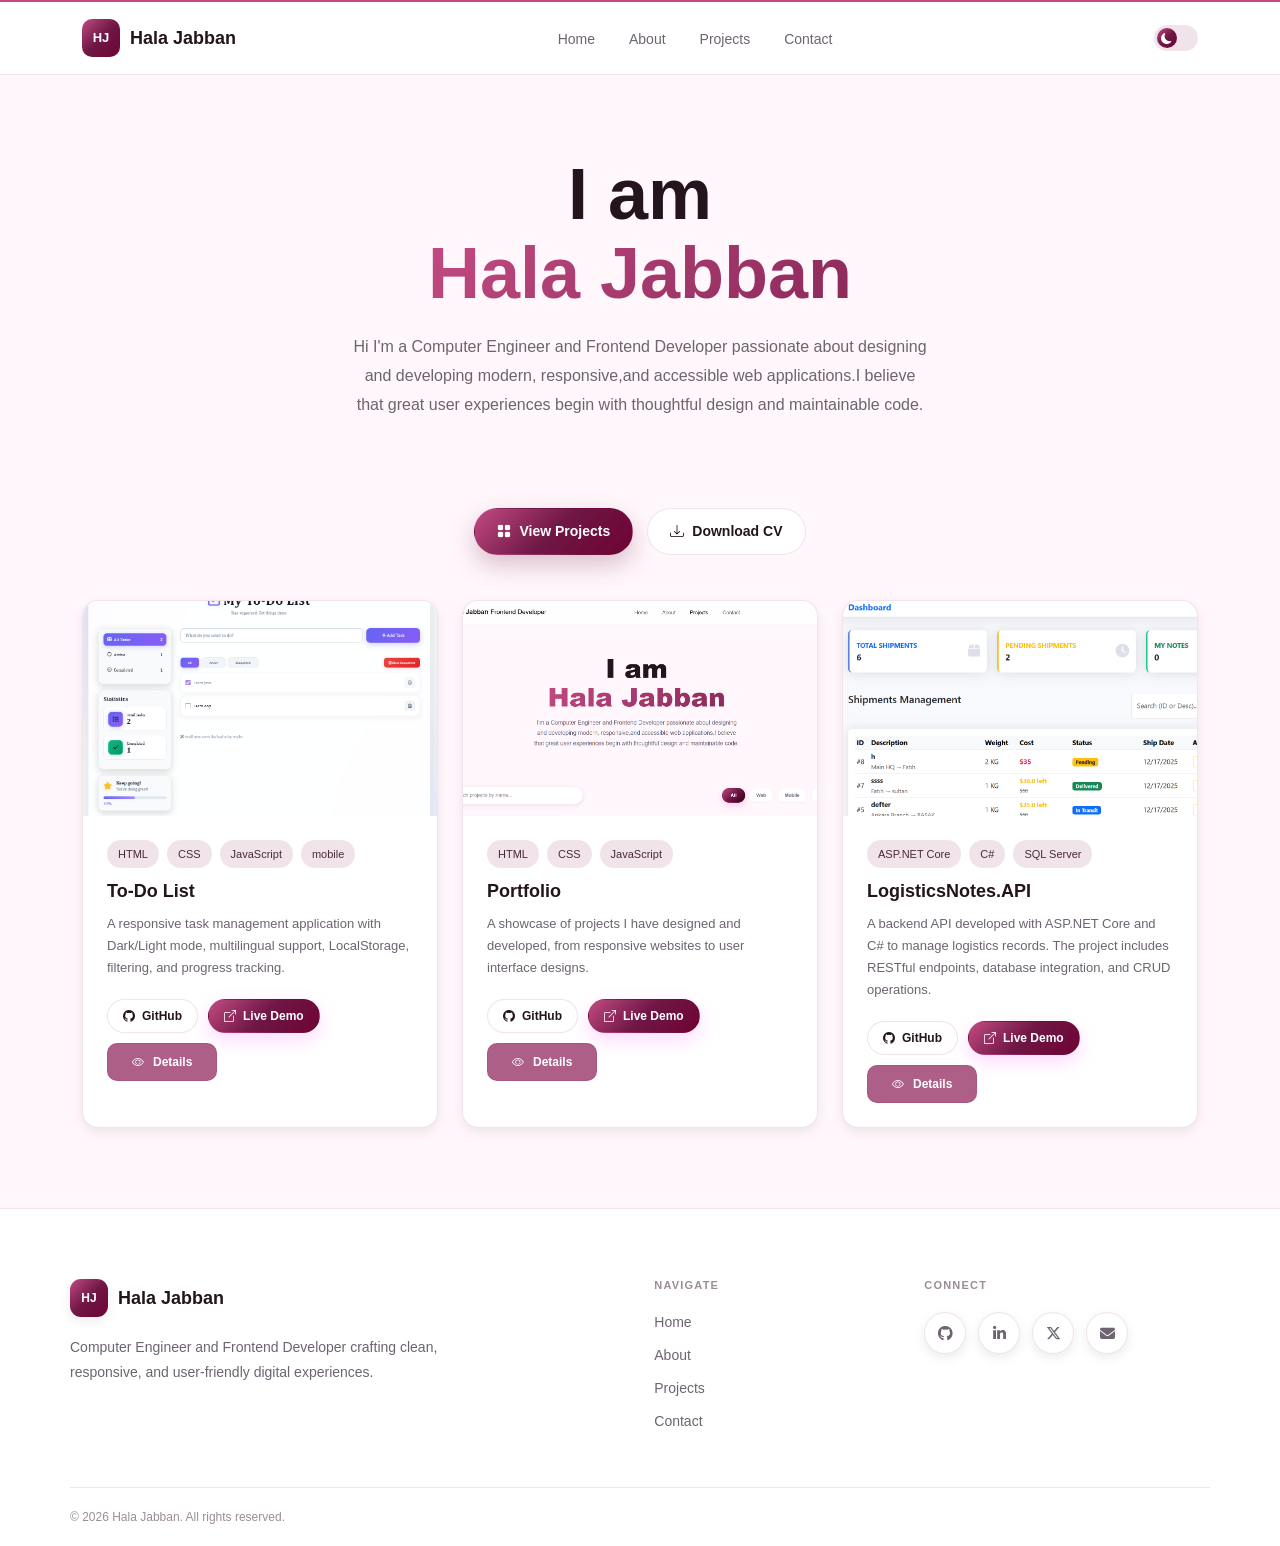
<file: index.html>
<!doctype html>
<html lang="en">
  <head>
    <meta charset="UTF-8" />

    <script src="assets/js/main.js" defer></script>

    <meta name="viewport" content="width=device-width, initial-scale=1.0" />

    <meta name="description" content="Personal Portfolio - Projects" />

    <title>Projects | Hala Jabban</title>

    <!-- Bootstrap -->
    <link
      href="https://cdn.jsdelivr.net/npm/bootstrap@5.3.3/dist/css/bootstrap.min.css"
      rel="stylesheet"
    />

    <!-- Bootstrap Icons -->
    <link
      rel="stylesheet"
      href="https://cdn.jsdelivr.net/npm/bootstrap-icons@1.11.3/font/bootstrap-icons.min.css"
    />

    <!-- Font Awesome (used for footer social icons) -->
    <link
      rel="stylesheet"
      href="https://cdnjs.cloudflare.com/ajax/libs/font-awesome/6.7.2/css/all.min.css"
    />

    <!-- CSS -->
    <link rel="stylesheet" href="assets/css/light-theme.css" />
    <link rel="stylesheet" href="assets/css/dark-theme.css" />
    <link rel="stylesheet" href="assets/css/base.css" />
  </head>

  <body>
    <!-- ================= Navbar ================= -->

    <header>
      <nav class="navbar navbar-expand-lg portfolio-navbar">
        <div class="container">
          <!-- Logo -->

          <a class="navbar-brand" href="index.html">
            <span class="logo-box">HJ</span>
            <span class="logo-name">Hala Jabban</span>
          </a>

          <!-- Mobile -->

          <button
            class="navbar-toggler"
            type="button"
            data-bs-toggle="collapse"
            data-bs-target="#mainNavbar"
            aria-controls="mainNavbar"
            aria-expanded="false"
            aria-label="Toggle navigation"
          >
            <span class="navbar-toggler-icon"></span>
          </button>

          <div class="collapse navbar-collapse" id="mainNavbar">
            <ul class="navbar-nav mx-auto">
              <li class="nav-item">
                <a class="nav-link" href="index.html"> Home </a>
              </li>

              <li class="nav-item">
                <a class="nav-link" href="about.html"> About </a>
              </li>

              <li class="nav-item">
                <a class="nav-link" href="projects.html"> Projects </a>
              </li>

              <li class="nav-item">
                <a class="nav-link" href="contact.html"> Contact </a>
              </li>
            </ul>

            <!-- Theme -->

            <button class="theme-toggle" id="themeToggle">
              <i class="bi bi-moon-fill" id="themeIcon"></i>
            </button>
          </div>
        </div>
      </nav>
    </header>

    <!-- ================= Hero ================= -->
    <main>
      <section class="projects-hero">
        <div class="container">
          <div class="row justify-content-center">
            <div class="col-lg-10 col-xl-8 text-center">
              <h1 class="projects-title">
                I am <span></span>
                <br />
                <span>Hala Jabban</span>
              </h1>

              <p class="projects-description">
                Hi I'm a Computer Engineer and Frontend Developer passionate
                about designing and developing modern, responsive,and accessible
                web applications.I believe that great user experiences begin
                with thoughtful design and maintainable code.
              </p>
            </div>
          </div>
        </div>
      </section>
      <div class="hero-buttons">
        <a href="projects.html" class="hero-btn primary-btn">
          <i class="bi bi-grid-fill"></i>
          View Projects
        </a>

        <a
          href="assets/files/Hala-Jabban-CV.pdf"
          class="hero-btn secondary-btn"
          download
        >
          <i class="bi bi-download"></i>
          Download CV
        </a>
      </div>
    </main>
    <section class="projects-section">
      <div class="container">
        <div class="projects-toolbar">
          <div class="search-box">
            <i class="bi bi-search"></i>

            <input
              type="text"
              id="projectSearch"
              placeholder="Search projects by name..."
            />
          </div>

          <div class="filter-buttons">
            <button class="filter-btn active" data-filter="all">All</button>
            <button class="filter-btn" data-filter="web">Web</button>
            <button class="filter-btn" data-filter="mobile">Mobile</button>
            <button class="filter-btn" data-filter="uiux">UI/UX</button>
          </div>
        </div>

        <div class="row g-4" id="projectsContainer"></div>

        <p class="no-projects-message" id="noProjectsMessage">
          No projects found.
        </p>
      </div>
    </section>

    <footer class="portfolio-footer">
      <div class="container">
        <div class="footer-main">
          <!-- Brand -->
          <div class="footer-brand">
            <a href="index.html" class="footer-logo">
              <span class="footer-logo-box">HJ</span>
              <span class="footer-logo-name">Hala Jabban</span>
            </a>

            <p>
              Computer Engineer and Frontend Developer crafting clean,
              responsive, and user-friendly digital experiences.
            </p>
          </div>

          <!-- Navigation -->
          <div class="footer-column">
            <h4>Navigate</h4>

            <nav class="footer-links" aria-label="Footer navigation">
              <a href="index.html">Home</a>
              <a href="about.html">About</a>
              <a href="projects.html">Projects</a>
              <a href="contact.html">Contact</a>
            </nav>
          </div>

          <!-- Social Media -->
          <div class="footer-column">
            <h4>Connect</h4>

            <div class="footer-socials">
              <a
                href="https://github.com/halajabbanER"
                target="_blank"
                rel="noopener noreferrer"
                aria-label="GitHub"
              >
                <i class="fa-brands fa-github"></i>
              </a>

              <a
                href="https://www.linkedin.com/in/hala-jabban-b88001286"
                target="_blank"
                rel="noopener noreferrer"
                aria-label="LinkedIn"
              >
                <i class="fa-brands fa-linkedin-in"></i>
              </a>

              <a
                href="#"
                target="_blank"
                rel="noopener noreferrer"
                aria-label="X"
              >
                <i class="fa-brands fa-x-twitter"></i>
              </a>

              <a href="mailto:halajabban003@gmail.com" aria-label="Email">
                <i class="fa-solid fa-envelope"></i>
              </a>
            </div>
          </div>
        </div>

        <div class="footer-bottom">
          <p>© 2026 Hala Jabban. All rights reserved.</p>
        </div>
      </div>
    </footer>

    <script src="https://cdn.jsdelivr.net/npm/bootstrap@5.3.3/dist/js/bootstrap.bundle.min.js"></script>
    <script src="assets/js/projects.js"></script>
    <script src="assets/js/theme.js"></script>
  </body>
</html>
</file>
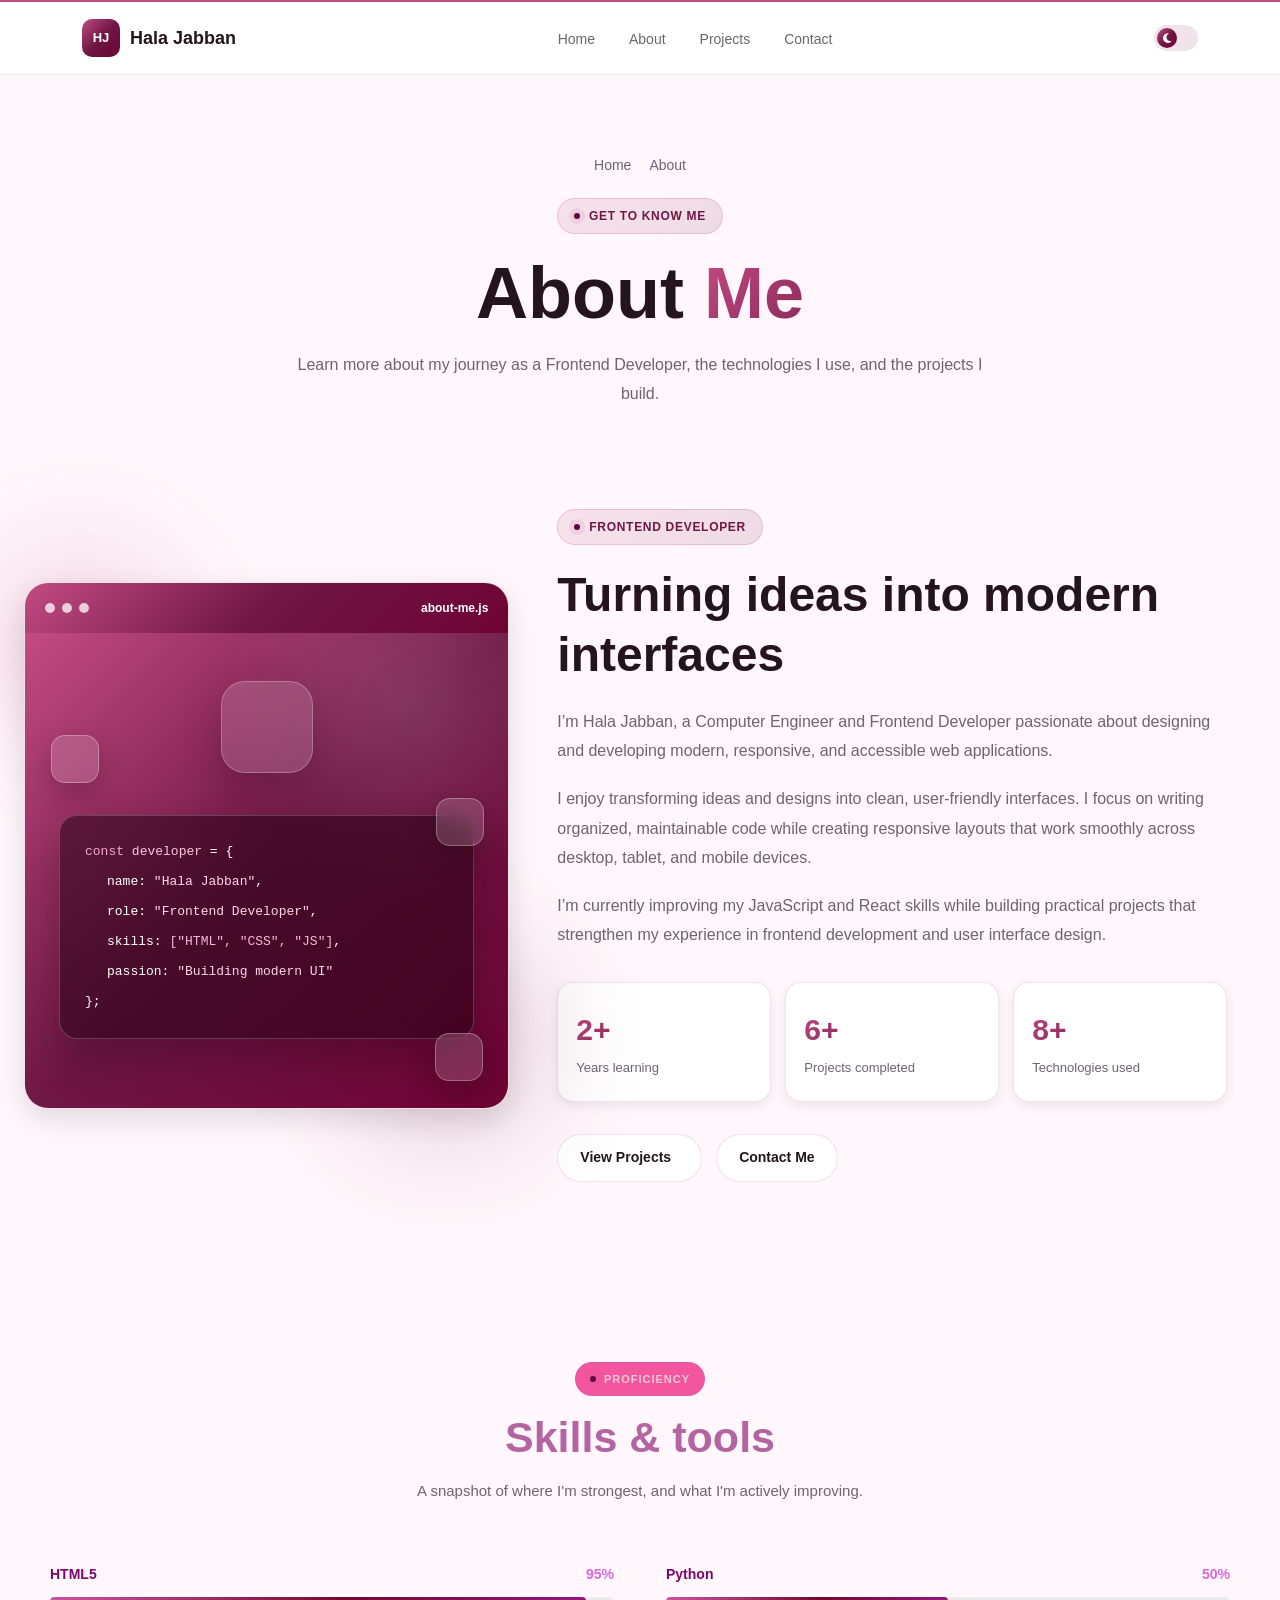
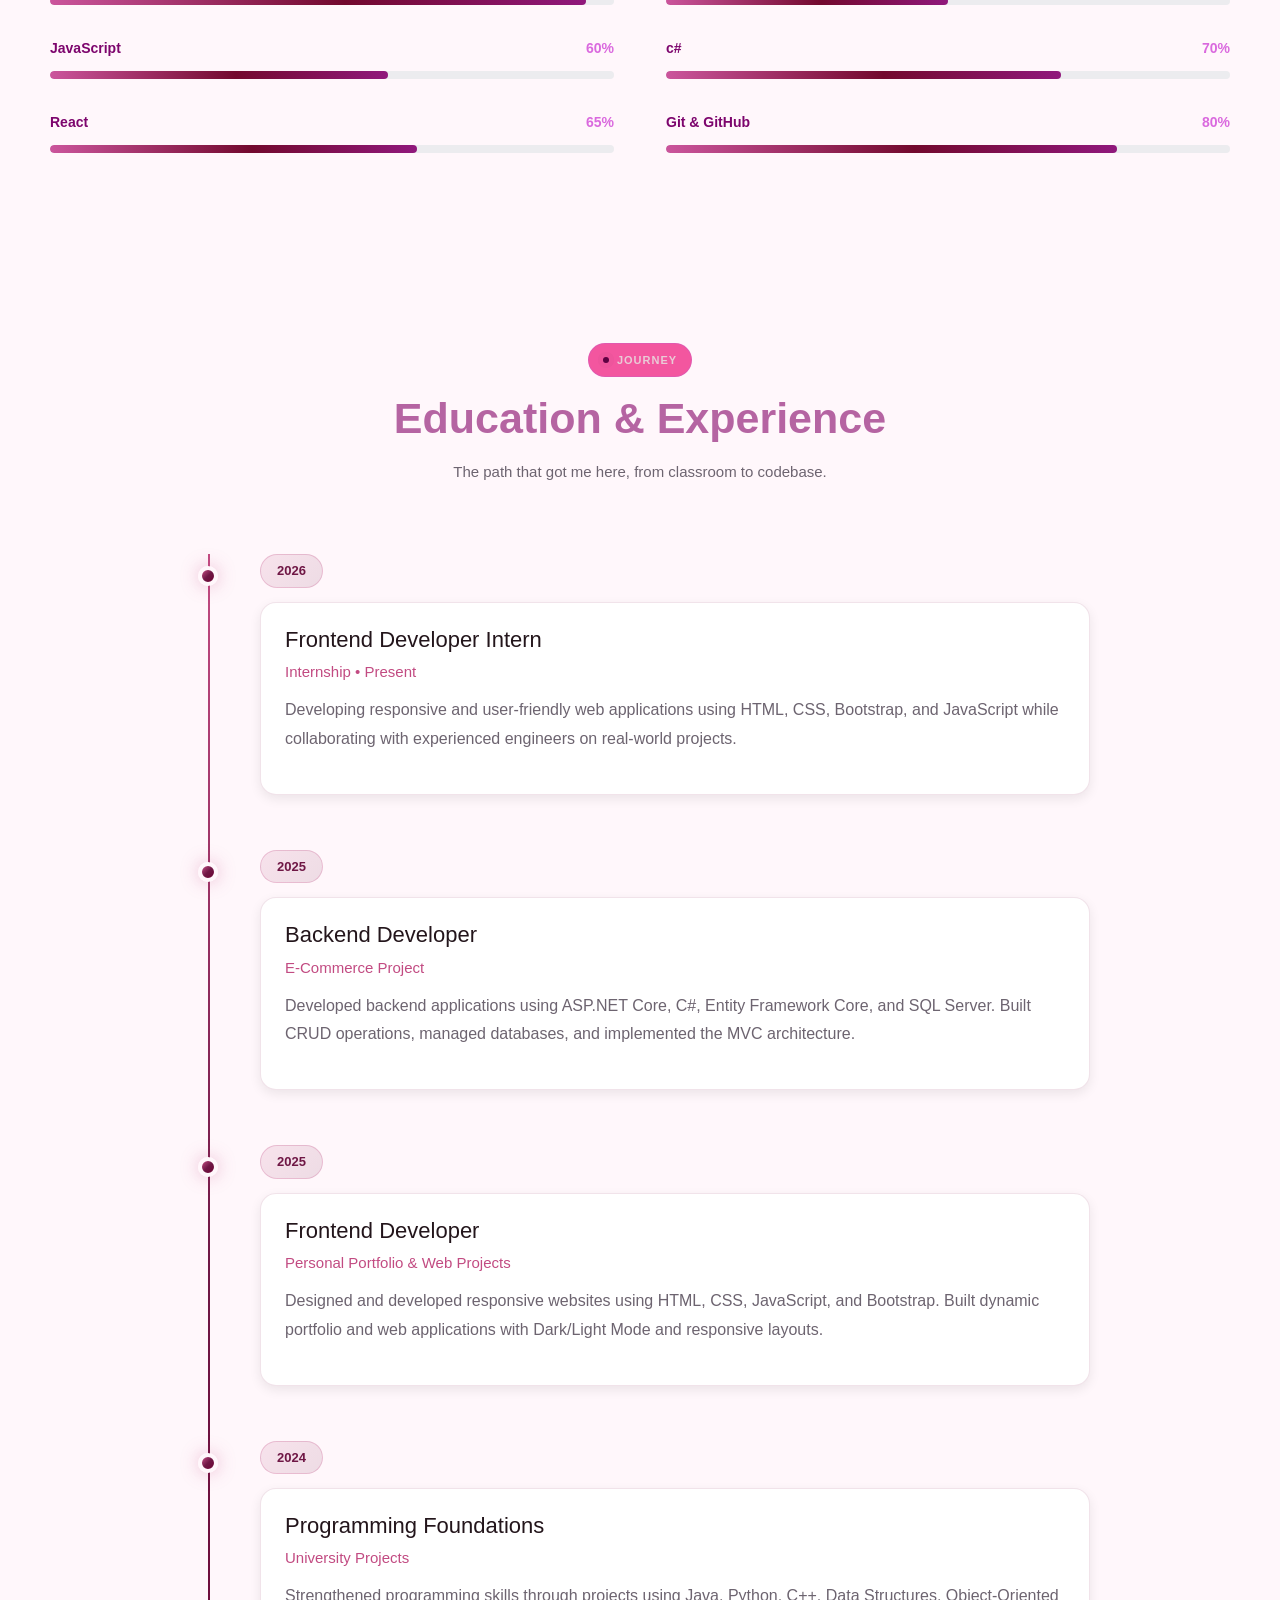
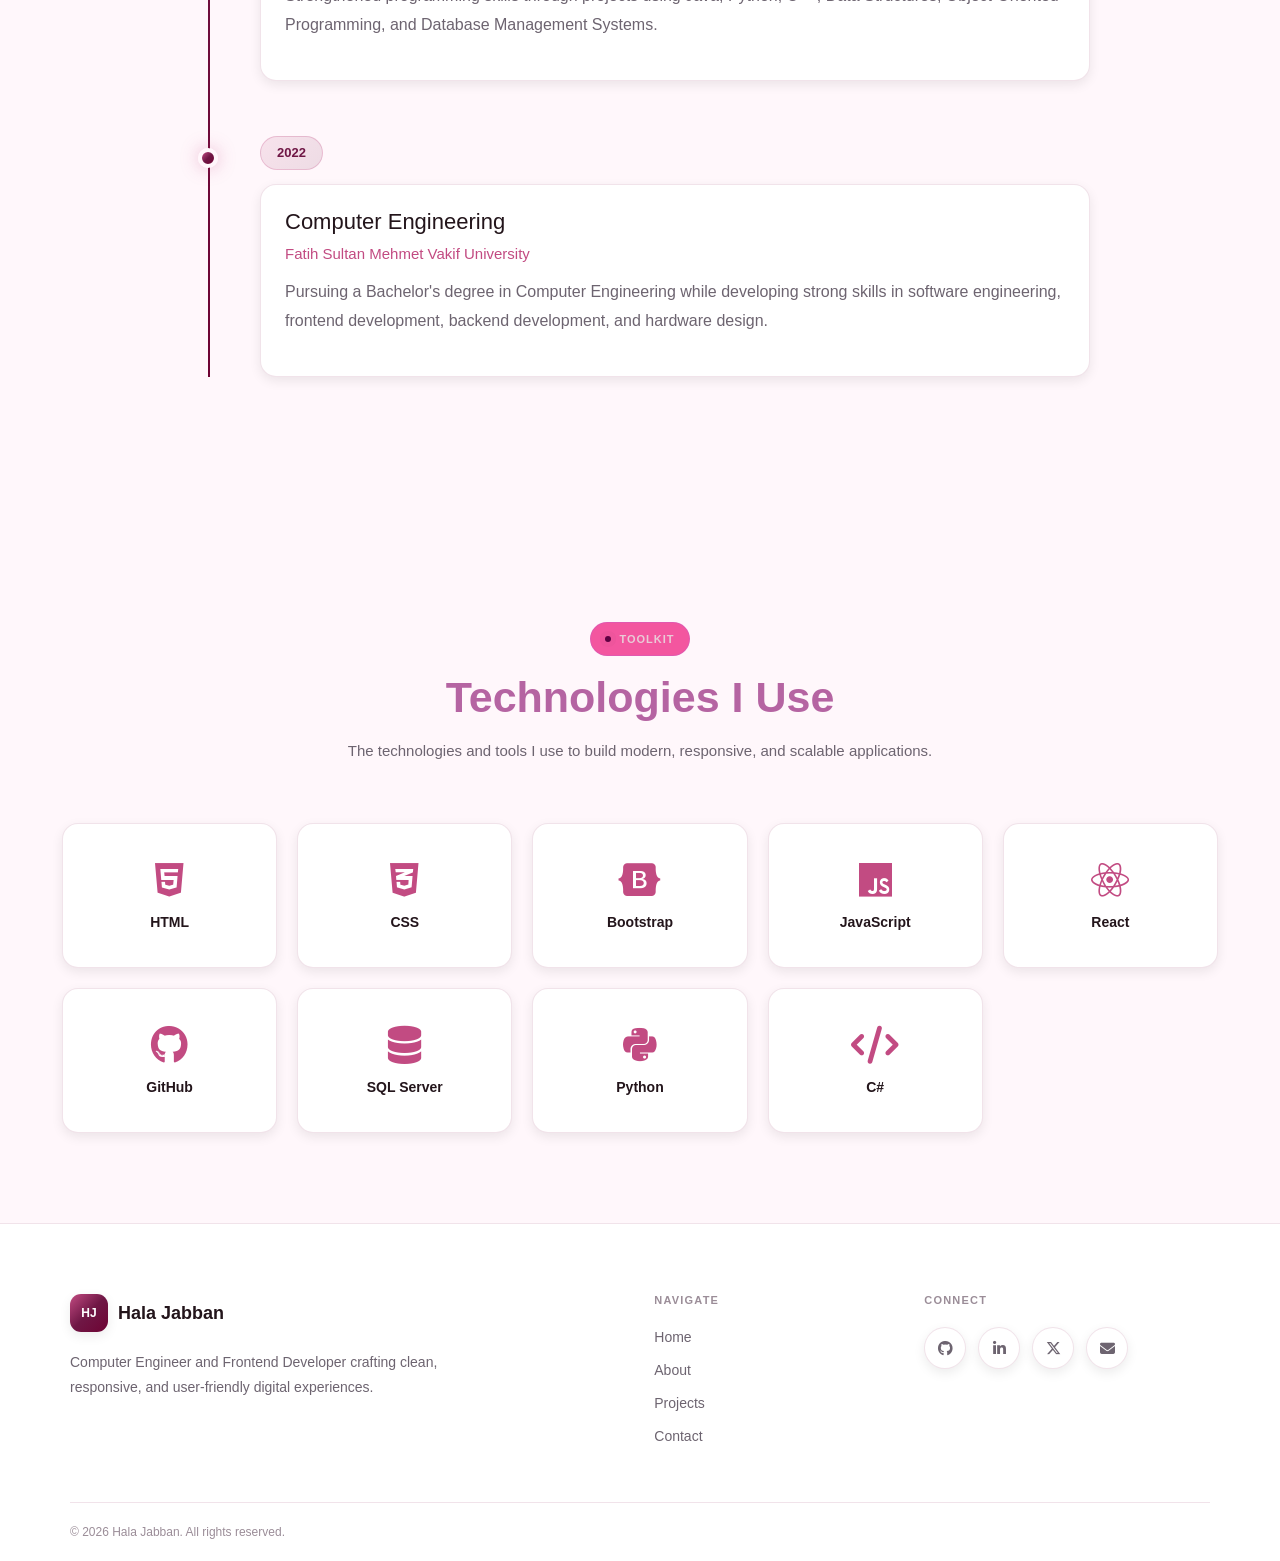
<file: about.html>
<!doctype html>
<html lang="en">
  <head>
    <meta charset="UTF-8" />

    <script src="assets/js/main.js" defer></script>

    <meta name="viewport" content="width=device-width, initial-scale=1.0" />

    <meta name="description" content="Personal Portfolio - Projects" />

    <title>Projects | Hala Jabban</title>

    <!-- Bootstrap -->
    <link
      href="https://cdn.jsdelivr.net/npm/bootstrap@5.3.3/dist/css/bootstrap.min.css"
      rel="stylesheet"
    />

    <!-- Bootstrap Icons -->
   <link
  rel="stylesheet"
  href="https://cdnjs.cloudflare.com/ajax/libs/font-awesome/6.7.2/css/all.min.css"
/>

    <!-- CSS -->
    <link rel="stylesheet" href="assets/css/light-theme.css" />
    <link rel="stylesheet" href="assets/css/dark-theme.css" />
    <link rel="stylesheet" href="assets/css/base.css" />
  </head>

  <body>
    <!-- ================= Navbar ================= -->

    <header>
      <nav class="navbar navbar-expand-lg portfolio-navbar">
        <div class="container">
          <!-- Logo -->

          <a class="navbar-brand" href="index.html">
            <span class="logo-box">HJ</span>
            <span class="logo-name">Hala Jabban</span>
          </a>

          <!-- Mobile -->

          <button
            class="navbar-toggler"
            type="button"
            data-bs-toggle="collapse"
            data-bs-target="#mainNavbar"
            aria-controls="mainNavbar"
            aria-expanded="false"
            aria-label="Toggle navigation"
          >
            <span class="navbar-toggler-icon"></span>
          </button>

          <div class="collapse navbar-collapse" id="mainNavbar">
            <ul class="navbar-nav mx-auto">
              <li class="nav-item">
                <a class="nav-link" href="index.html"> Home </a>
              </li>

              <li class="nav-item">
                <a class="nav-link" href="about.html"> About </a>
              </li>

              <li class="nav-item">
                <a class="nav-link" href="projects.html"> Projects </a>
              </li>

              <li class="nav-item">
                <a class="nav-link" href="contact.html"> Contact </a>
              </li>
            </ul>

            <!-- Theme -->

           <button class="theme-toggle" id="themeToggle" aria-label="Toggle theme">
  <i class="fa-solid fa-moon" id="themeIcon"></i>
</button>
          </div>
        </div>
      </nav>
    </header>

    <main>
      <!-- About Header -->
      <section class="about-header-section">
        <div class="container-fluid px-lg-4">
          <nav class="about-breadcrumb" aria-label="breadcrumb">
            <a href="index.html">Home</a>
            <i class="bi bi-chevron-right"></i>
            <span>About</span>
          </nav>

          <span class="section-badge">
            <span class="badge-dot"></span>
            Get to know me
          </span>

          <h1 class="about-page-title">About <span>Me</span></h1>

          <p class="about-page-description">
            Learn more about my journey as a Frontend Developer, the
            technologies I use, and the projects I build.
          </p>
        </div>
      </section>

      <!-- Main About Section -->
      <section class="about-main-section">
        <div class="container-fluid px-lg-4">
          <div class="row align-items-center g-5">
            <!-- Decorative Developer Card -->
            <div class="col-lg-5">
              <div class="developer-visual">
                <div class="visual-glow visual-glow-one"></div>
                <div class="visual-glow visual-glow-two"></div>

                <div class="developer-card">
                  <div class="developer-card-header">
                    <div class="window-buttons">
                      <span></span>
                      <span></span>
                      <span></span>
                    </div>

                    <span class="developer-file-name">about-me.js</span>
                  </div>

                  <div class="developer-card-body">
                    <div class="code-icon-box">
                      <i class="bi bi-code-slash"></i>
                    </div>

                    <div class="code-lines">
                      <p>
                        <span class="code-purple">const</span>
                        <span class="code-blue">developer</span>
                        <span class="code-text"> = {</span>
                      </p>

                      <p class="code-indent">
                        <span class="code-text">name:</span>
                        <span class="code-green">"Hala Jabban"</span>,
                      </p>

                      <p class="code-indent">
                        <span class="code-text">role:</span>
                        <span class="code-green">"Frontend Developer"</span>,
                      </p>

                      <p class="code-indent">
                        <span class="code-text">skills:</span>
                        <span class="code-yellow">["HTML", "CSS", "JS"]</span>,
                      </p>

                      <p class="code-indent">
                        <span class="code-text">passion:</span>
                        <span class="code-green">"Building modern UI"</span>
                      </p>

                      <p class="code-text">};</p>
                    </div>

                    <div class="floating-tech floating-html">
                      <i class="bi bi-filetype-html"></i>
                    </div>

                    <div class="floating-tech floating-css">
                      <i class="bi bi-filetype-css"></i>
                    </div>

                    <div class="floating-tech floating-js">
                      <i class="bi bi-filetype-js"></i>
                    </div>
                  </div>
                </div>
              </div>
            </div>

            <!-- About Content -->
            <div class="col-lg-7">
              <div class="about-content">
                <span class="section-badge">
                  <span class="badge-dot"></span>
                  Frontend developer
                </span>

                <h2>Turning ideas into modern interfaces</h2>

                <p>
                  I’m Hala Jabban, a Computer Engineer and Frontend Developer
                  passionate about designing and developing modern, responsive,
                  and accessible web applications.
                </p>

                <p>
                  I enjoy transforming ideas and designs into clean,
                  user-friendly interfaces. I focus on writing organized,
                  maintainable code while creating responsive layouts that work
                  smoothly across desktop, tablet, and mobile devices.
                </p>

                <p>
                  I’m currently improving my JavaScript and React skills while
                  building practical projects that strengthen my experience in
                  frontend development and user interface design.
                </p>

                <div class="about-statistics">
                  <div class="stat-item">
                    <strong>2+</strong>
                    <span>Years learning</span>
                  </div>

                  <div class="stat-item">
                    <strong>6+</strong>
                    <span>Projects completed</span>
                  </div>

                  <div class="stat-item">
                    <strong>8+</strong>
                    <span>Technologies used</span>
                  </div>
                </div>

                <div class="about-actions">
                  <a href="projects.html" class="primary-about-btn">
                    View Projects
                    <i class="bi bi-arrow-right"></i>
                  </a>

                  <a href="contact.html" class="secondary-about-btn">
                    Contact Me
                  </a>
                </div>
              </div>
            </div>
          </div>
        </div>
      </section>

      <section class="skills-section" id="skills">
        <div class="skills-container">
          <div class="skills-heading">
            <span class="section-badge">
              <span class="badge-dot"></span>
              PROFICIENCY
            </span>

            <h2>Skills &amp; tools</h2>

            <p>
              A snapshot of where I'm strongest, and what I'm actively
              improving.
            </p>
          </div>

          <div class="skills-grid">
            <!-- Left column -->
            <div class="skills-column">
              <div class="skill-item">
                <div class="skill-info">
                  <span class="skill-name">HTML5</span>
                  <span class="skill-percentage">95%</span>
                </div>

                <div class="skill-progress">
                  <div class="skill-progress-bar"></div>
                </div>
              </div>

              <div class="skill-item">
                <div class="skill-info">
                  <span class="skill-name">JavaScript</span>
                  <span class="skill-percentage">60%</span>
                </div>

                <div class="skill-progress">
                  <div class="skill-progress-bar"></div>
                </div>
              </div>

              <div class="skill-item">
                <div class="skill-info">
                  <span class="skill-name">React</span>
                  <span class="skill-percentage">65%</span>
                </div>

                <div class="skill-progress">
                  <div class="skill-progress-bar"></div>
                </div>
              </div>
            </div>

            <!-- Right column -->
            <div class="skills-column">
              <div class="skill-item">
                <div class="skill-info">
                  <span class="skill-name"> Python</span>
                  <span class="skill-percentage">50%</span>
                </div>

                <div class="skill-progress">
                  <div class="skill-progress-bar"></div>
                </div>
              </div>

              <div class="skill-item">
                <div class="skill-info">
                  <span class="skill-name">c#</span>
                  <span class="skill-percentage">70%</span>
                </div>

                <div class="skill-progress">
                  <div class="skill-progress-bar"></div>
                </div>
              </div>

              <div class="skill-item">
                <div class="skill-info">
                  <span class="skill-name">Git &amp; GitHub</span>
                  <span class="skill-percentage">80%</span>
                </div>

                <div class="skill-progress">
                  <div class="skill-progress-bar"></div>
                </div>
              </div>
            </div>
          </div>
        </div>
      </section>

      <section class="timeline-section" id="journey">
        <div class="container">
          <div class="skills-heading" data-aos="fade-up">
            <span class="section-badge">
              <span class="badge-dot"></span>
              JOURNEY
            </span>

            <h2>Education & Experience</h2>

            <p>The path that got me here, from classroom to codebase.</p>
          </div>

          <div class="timeline">

  <!-- 2026 -->
  <div class="timeline-item" data-aos="fade-up">
    <div class="timeline-dot"></div>

    <span class="timeline-year">2026</span>

    <div class="timeline-card">
      <h3>Frontend Developer Intern</h3>

      <h4>Internship • Present</h4>

      <p>
        Developing responsive and user-friendly web applications using HTML,
        CSS, Bootstrap, and JavaScript while collaborating with experienced
        engineers on real-world projects.
      </p>
    </div>
  </div>

  <!-- 2025 -->
  <div class="timeline-item" data-aos="fade-up" data-aos-delay="100">
    <div class="timeline-dot"></div>

    <span class="timeline-year">2025</span>

    <div class="timeline-card">
      <h3>Backend Developer</h3>

      <h4>E-Commerce Project</h4>

      <p>
        Developed backend applications using ASP.NET Core, C#, Entity Framework
        Core, and SQL Server. Built CRUD operations, managed databases, and
        implemented the MVC architecture.
      </p>
    </div>
  </div>

  <!-- 2025 -->
  <div class="timeline-item" data-aos="fade-up" data-aos-delay="200">
    <div class="timeline-dot"></div>

    <span class="timeline-year">2025</span>

    <div class="timeline-card">
      <h3>Frontend Developer</h3>

      <h4>Personal Portfolio & Web Projects</h4>

      <p>
        Designed and developed responsive websites using HTML, CSS,
        JavaScript, and Bootstrap. Built dynamic portfolio and web
        applications with Dark/Light Mode and responsive layouts.
      </p>
    </div>
  </div>

  <!-- 2024 -->
  <div class="timeline-item" data-aos="fade-up" data-aos-delay="300">
    <div class="timeline-dot"></div>

    <span class="timeline-year">2024</span>

    <div class="timeline-card">
      <h3>Programming Foundations</h3>

      <h4>University Projects</h4>

      <p>
        Strengthened programming skills through projects using Java, Python,
        C++, Data Structures, Object-Oriented Programming, and Database
        Management Systems.
      </p>
    </div>
  </div>

  <!-- 2022 -->
  <div class="timeline-item" data-aos="fade-up" data-aos-delay="400">
    <div class="timeline-dot"></div>

    <span class="timeline-year">2022</span>

    <div class="timeline-card">
      <h3>Computer Engineering</h3>

      <h4>Fatih Sultan Mehmet Vakif University</h4>

      <p>
        Pursuing a Bachelor's degree in Computer Engineering while developing
        strong skills in software engineering, frontend development, backend
        development, and hardware design.
      </p>
    </div>
  </div>
</div>
</section>

<section class="technologies-section" id="technologies">
  <div class="container">

    <div class="skills-heading">
      <span class="section-badge">
        <span class="badge-dot"></span>
        TOOLKIT
      </span>

      <h2>Technologies I Use</h2>

      <p>
        The technologies and tools I use to build modern, responsive,
        and scalable applications.
      </p>
    </div>

    <div class="technologies-grid">

      <div class="technology-card">
        <i class="fa-brands fa-html5"></i>
        <h4>HTML</h4>
      </div>

      <div class="technology-card">
        <i class="fa-brands fa-css3-alt"></i>
        <h4>CSS</h4>
      </div>

      <div class="technology-card">
        <i class="fa-brands fa-bootstrap"></i>
        <h4>Bootstrap</h4>
      </div>

      <div class="technology-card">
        <i class="fa-brands fa-js"></i>
        <h4>JavaScript</h4>
      </div>

      <div class="technology-card">
        <i class="fa-brands fa-react"></i>
        <h4>React</h4>
      </div>

    

      <div class="technology-card">
        <i class="fa-brands fa-github"></i>
        <h4>GitHub</h4>
      </div>

      <div class="technology-card">
        <i class="fa-solid fa-database"></i>
        <h4>SQL Server</h4>
      </div>

      <div class="technology-card">
        <i class="fa-brands fa-python"></i>
        <h4>Python</h4>
      </div>

      <div class="technology-card">
        <i class="fa-solid fa-code"></i>
        <h4>C#</h4>
      </div>

    </div>
  </div>
</section>
    </main>

<footer class="portfolio-footer">
  <div class="container">
    <div class="footer-main">

      <!-- Brand -->
      <div class="footer-brand">
        <a href="index.html" class="footer-logo">
          <span class="footer-logo-box">HJ</span>
          <span class="footer-logo-name">Hala Jabban</span>
        </a>

        <p>
          Computer Engineer and Frontend Developer crafting clean,
          responsive, and user-friendly digital experiences.
        </p>
      </div>

      <!-- Navigation -->
      <div class="footer-column">
        <h4>Navigate</h4>

        <nav class="footer-links" aria-label="Footer navigation">
          <a href="index.html">Home</a>
          <a href="about.html">About</a>
          <a href="projects.html">Projects</a>
          <a href="contact.html">Contact</a>
        </nav>
      </div>

      <!-- Social Media -->
      <div class="footer-column">
        <h4>Connect</h4>

        <div class="footer-socials">
          <a
            href="https://github.com/halajabbanER"
            target="_blank"
            rel="noopener noreferrer"
            aria-label="GitHub"
          >
            <i class="fa-brands fa-github"></i>
          </a>

             <a

  href="https://www.linkedin.com/in/hala-jabban-b88001286"
  target="_blank"
  rel="noopener noreferrer"
  aria-label="LinkedIn"
>
  <i class="fa-brands fa-linkedin-in"></i>
</a>

          <a
            href="#"
            target="_blank"
            rel="noopener noreferrer"
            aria-label="X"
          >
            <i class="fa-brands fa-x-twitter"></i>
          </a>

          <a href="mailto:yourmail@example.com" aria-label="Email">
            <i class="fa-solid fa-envelope"></i>
          </a>
        </div>
      </div>

    </div>

    <div class="footer-bottom">
      <p>© 2026 Hala Jabban. All rights reserved.</p>

   
    </div>
  </div>
</footer>


  <script src="https://cdn.jsdelivr.net/npm/bootstrap@5.3.3/dist/js/bootstrap.bundle.min.js"></script>
    <script src="assets/js/projects.js"></script>
    <script src="assets/js/theme.js"></script>
    <script src="assets/js/skills.js"></script>
  </body>
</html>
</file>
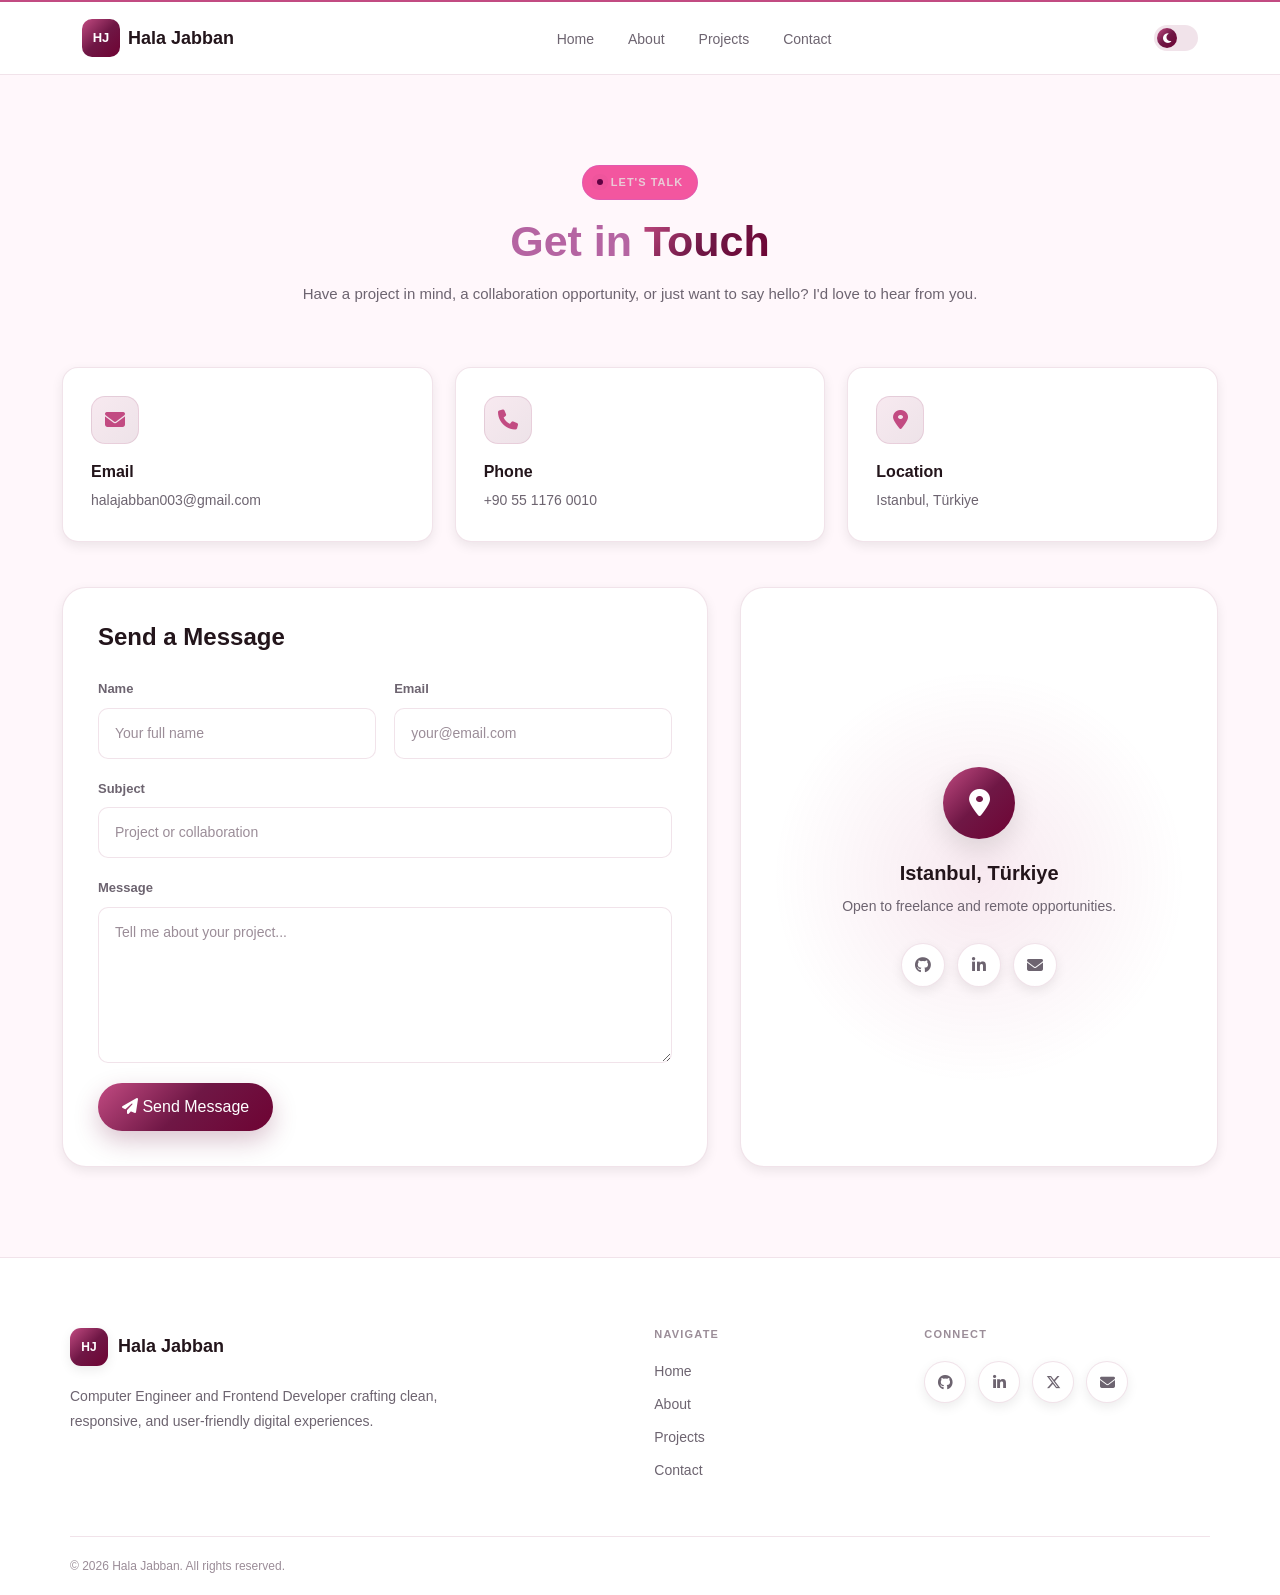
<file: contact.html>
<!doctype html>
<html lang="en">
  <head>
    <meta charset="UTF-8" />

    <script src="assets/js/main.js" defer></script>

    <meta name="viewport" content="width=device-width, initial-scale=1.0" />

    <meta name="description" content="Personal Portfolio - Projects" />

    <title>Projects | Hala Jabban</title>

    <!-- Bootstrap -->
    <link
      href="https://cdn.jsdelivr.net/npm/bootstrap@5.3.3/dist/css/bootstrap.min.css"
      rel="stylesheet"
    />

    <!-- Bootstrap Icons -->
    <link
      rel="stylesheet"
      href="https://cdnjs.cloudflare.com/ajax/libs/font-awesome/6.7.2/css/all.min.css"
    />
    <!-- CSS -->
    <link rel="stylesheet" href="assets/css/light-theme.css" />
    <link rel="stylesheet" href="assets/css/dark-theme.css" />
    <link rel="stylesheet" href="assets/css/base.css" />
  </head>

  <body>
    <!-- ================= Navbar ================= -->

    <header>
      <nav class="navbar navbar-expand-lg portfolio-navbar">
        <div class="container">
          <!-- Logo -->

          <a
            class="navbar-brand d-flex align-items-center gap-2"
            href="../index.html"
          >
            <span class="logo-box">HJ</span>

            <span class="logo-name"> Hala Jabban </span>
          </a>

          <!-- Mobile -->

          <button
            class="navbar-toggler"
            type="button"
            data-bs-toggle="collapse"
            data-bs-target="#mainNavbar"
            aria-controls="mainNavbar"
            aria-expanded="false"
            aria-label="Toggle navigation"
          >
            <span class="navbar-toggler-icon"></span>
          </button>

          <div class="collapse navbar-collapse" id="mainNavbar">
            <ul class="navbar-nav mx-auto">
              <li class="nav-item">
                <a class="nav-link" href="../index.html"> Home </a>
              </li>

              <li class="nav-item">
                <a class="nav-link" href="about.html"> About </a>
              </li>

              <li class="nav-item">
                <a class="nav-link" href="projects.html"> Projects </a>
              </li>

              <li class="nav-item">
                <a class="nav-link" href="contact.html"> Contact </a>
              </li>
            </ul>

            <button
              class="theme-toggle"
              id="themeToggle"
              aria-label="Toggle theme"
            >
              <i class="fa-solid fa-moon" id="themeIcon"></i>
            </button>
          </div>
        </div>
      </nav>
    </header>

    <section class="contact-section" id="contact">
      <div class="container">
        <!-- Heading -->
        <div class="skills-heading" data-aos="fade-up">
          <span class="section-badge">
            <span class="badge-dot"></span>
            LET'S TALK
          </span>

          <h2>Get in <span>Touch</span></h2>

          <p>
            Have a project in mind, a collaboration opportunity, or just want to
            say hello? I'd love to hear from you.
          </p>
        </div>

        <!-- Contact Cards -->
        <div class="contact-cards">
          <div class="contact-card" data-aos="fade-up">
            <div class="contact-icon">
              <i class="fa-solid fa-envelope"></i>
            </div>

            <h4>Email</h4>

            <a href="mailto:halajabban@example.com">
              halajabban003@gmail.com
            </a>
          </div>

          <div class="contact-card" data-aos="fade-up" data-aos-delay="100">
            <div class="contact-icon">
              <i class="fa-solid fa-phone"></i>
            </div>

            <h4>Phone</h4>

            <a href="tel:+905000000000"> +90 55 1176 0010 </a>
          </div>

          <div class="contact-card" data-aos="fade-up" data-aos-delay="200">
            <div class="contact-icon">
              <i class="fa-solid fa-location-dot"></i>
            </div>

            <h4>Location</h4>

            <p>Istanbul, Türkiye</p>
          </div>
        </div>

        <!-- Contact Content -->
        <div class="contact-wrapper">
          <!-- Form -->
          <div class="contact-form" data-aos="fade-right">
            <h3>Send a Message</h3>

            <form>
              <div class="form-row">
                <div class="form-group">
                  <label>Name</label>
                  <input type="text" placeholder="Your full name" required />
                </div>

                <div class="form-group">
                  <label>Email</label>
                  <input type="email" placeholder="your@email.com" required />
                </div>
              </div>

              <div class="form-group">
                <label>Subject</label>

                <input type="text" placeholder="Project or collaboration" />
              </div>

              <div class="form-group">
                <label>Message</label>

                <textarea
                  rows="6"
                  placeholder="Tell me about your project..."
                ></textarea>
              </div>

              <button type="submit" class="primary-btn">
                <i class="fa-solid fa-paper-plane"></i>
                Send Message
              </button>
            </form>
          </div>

          <!-- Map / Info -->
          <div class="contact-map" data-aos="fade-left">
            <div class="map-content">
              <i class="fa-solid fa-location-dot"></i>

              <h4>Istanbul, Türkiye</h4>

              <p>Open to freelance and remote opportunities.</p>

              <div class="social-links">
                <a href="https://github.com/halajabbanER" target="_blank">
                  <i class="fa-brands fa-github"></i>
                </a>

                <a
                  href="https://www.linkedin.com/in/hala-jabban-b88001286"
                  target="_blank"
                >
                  <i class="fa-brands fa-linkedin-in"></i>
                </a>

                <a href="mailto:halajabban@example.com">
                  <i class="fa-solid fa-envelope"></i>
                </a>
              </div>
            </div>
          </div>
        </div>
      </div>
    </section>

    <script src="https://cdn.jsdelivr.net/npm/bootstrap@5.3.3/dist/js/bootstrap.bundle.min.js"></script>

    <script src="assets/js/theme.js"></script>

    <footer class="portfolio-footer">
      <div class="container">
        <div class="footer-main">
          <!-- Brand -->
          <div class="footer-brand">
            <a href="index.html" class="footer-logo">
              <span class="footer-logo-box">HJ</span>
              <span class="footer-logo-name">Hala Jabban</span>
            </a>

            <p>
              Computer Engineer and Frontend Developer crafting clean,
              responsive, and user-friendly digital experiences.
            </p>
          </div>

          <!-- Navigation -->
          <div class="footer-column">
            <h4>Navigate</h4>

            <nav class="footer-links" aria-label="Footer navigation">
              <a href="index.html">Home</a>
              <a href="about.html">About</a>
              <a href="projects.html">Projects</a>
              <a href="contact.html">Contact</a>
            </nav>
          </div>

          <!-- Social Media -->
          <div class="footer-column">
            <h4>Connect</h4>

            <div class="footer-socials">
              <a
                href="https://github.com/halajabbanER"
                target="_blank"
                rel="noopener noreferrer"
                aria-label="GitHub"
              >
                <i class="fa-brands fa-github"></i>
              </a>

              <a
                href="https://www.linkedin.com/in/hala-jabban-b88001286"
                target="_blank"
                rel="noopener noreferrer"
                aria-label="LinkedIn"
              >
                <i class="fa-brands fa-linkedin-in"></i>
              </a>

              <a
                href="#"
                target="_blank"
                rel="noopener noreferrer"
                aria-label="X"
              >
                <i class="fa-brands fa-x-twitter"></i>
              </a>

              <a href="mailto:yourmail@example.com" aria-label="Email">
                <i class="fa-solid fa-envelope"></i>
              </a>
            </div>
          </div>
        </div>

        <div class="footer-bottom">
          <p>© 2026 Hala Jabban. All rights reserved.</p>
        </div>
      </div>
    </footer>
    <!-- Bootstrap -->

    <script src="https://cdn.jsdelivr.net/npm/bootstrap@5.3.3/dist/js/bootstrap.bundle.min.js"></script>
  </body>
</html>
</file>
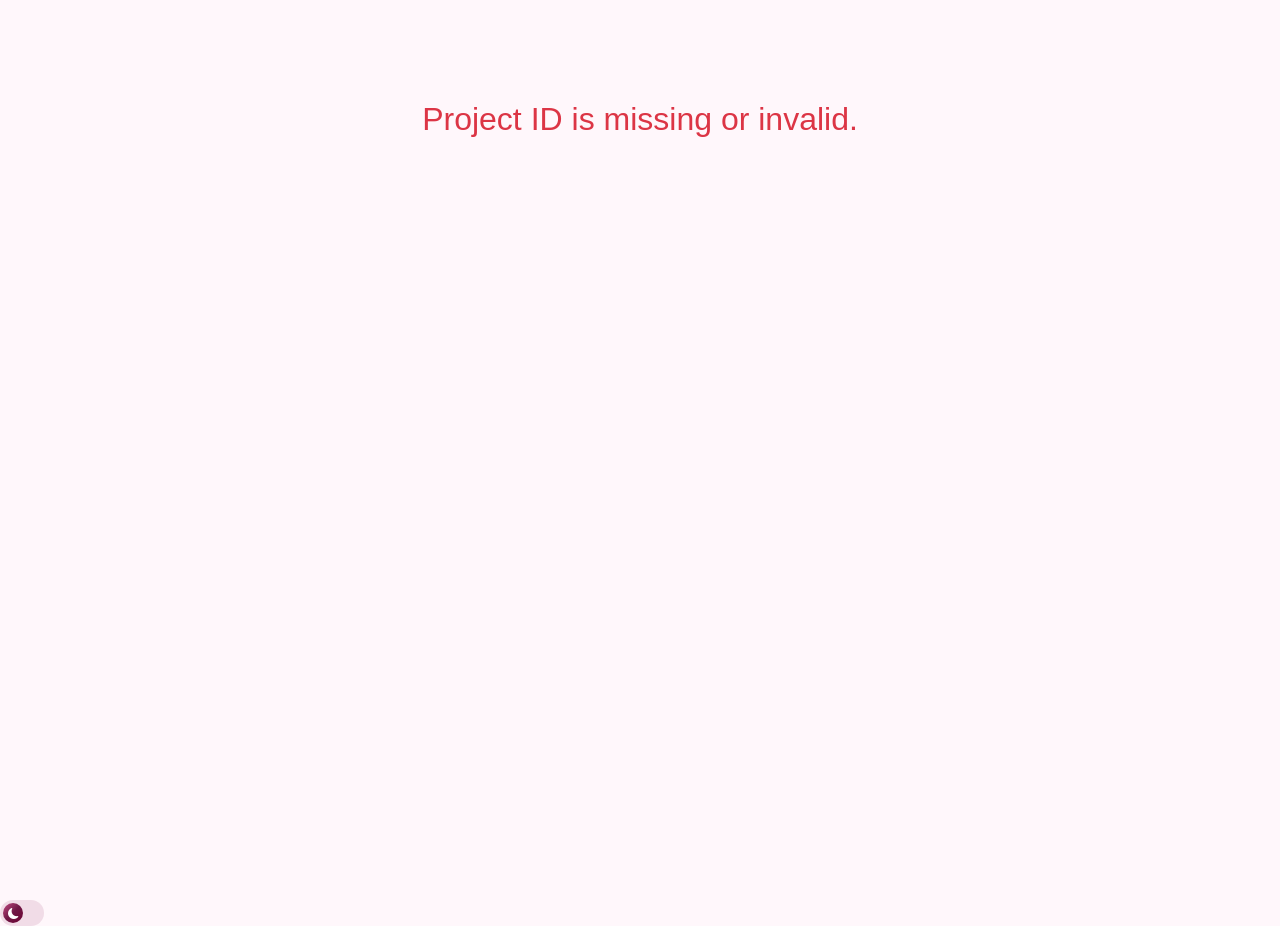
<file: project-details.html>
<head>
  <meta charset="UTF-8" />

  <script src="assets/js/main.js" defer></script>

  <meta
    name="viewport"
    content="width=device-width, initial-scale=1.0"
  />

  <title>Project Details</title>

  <link
    href="https://cdn.jsdelivr.net/npm/bootstrap@5.3.3/dist/css/bootstrap.min.css"
    rel="stylesheet"
  />

  <link
    rel="stylesheet"
    href="https://cdn.jsdelivr.net/npm/bootstrap-icons@1.11.3/font/bootstrap-icons.min.css"
  />

  <link rel="stylesheet" href="assets/css/light-theme.css" />
  <link rel="stylesheet" href="assets/css/dark-theme.css" />
  <link rel="stylesheet" href="assets/css/base.css" />
</head>

  <body>
    <main class="project-details-section">
      <div class="container">
        <div id="projectDetails">
          <p class="text-center">Loading project...</p>
        </div>
      </div>
    </main>
<button
  id="themeToggle"
  class="theme-toggle"
  type="button"
  aria-label="Toggle theme"
>
  <i class="bi bi-moon-fill"></i>
</button>

<script src="assets/js/project-details.js"></script>

  </body>
</html>
</file>
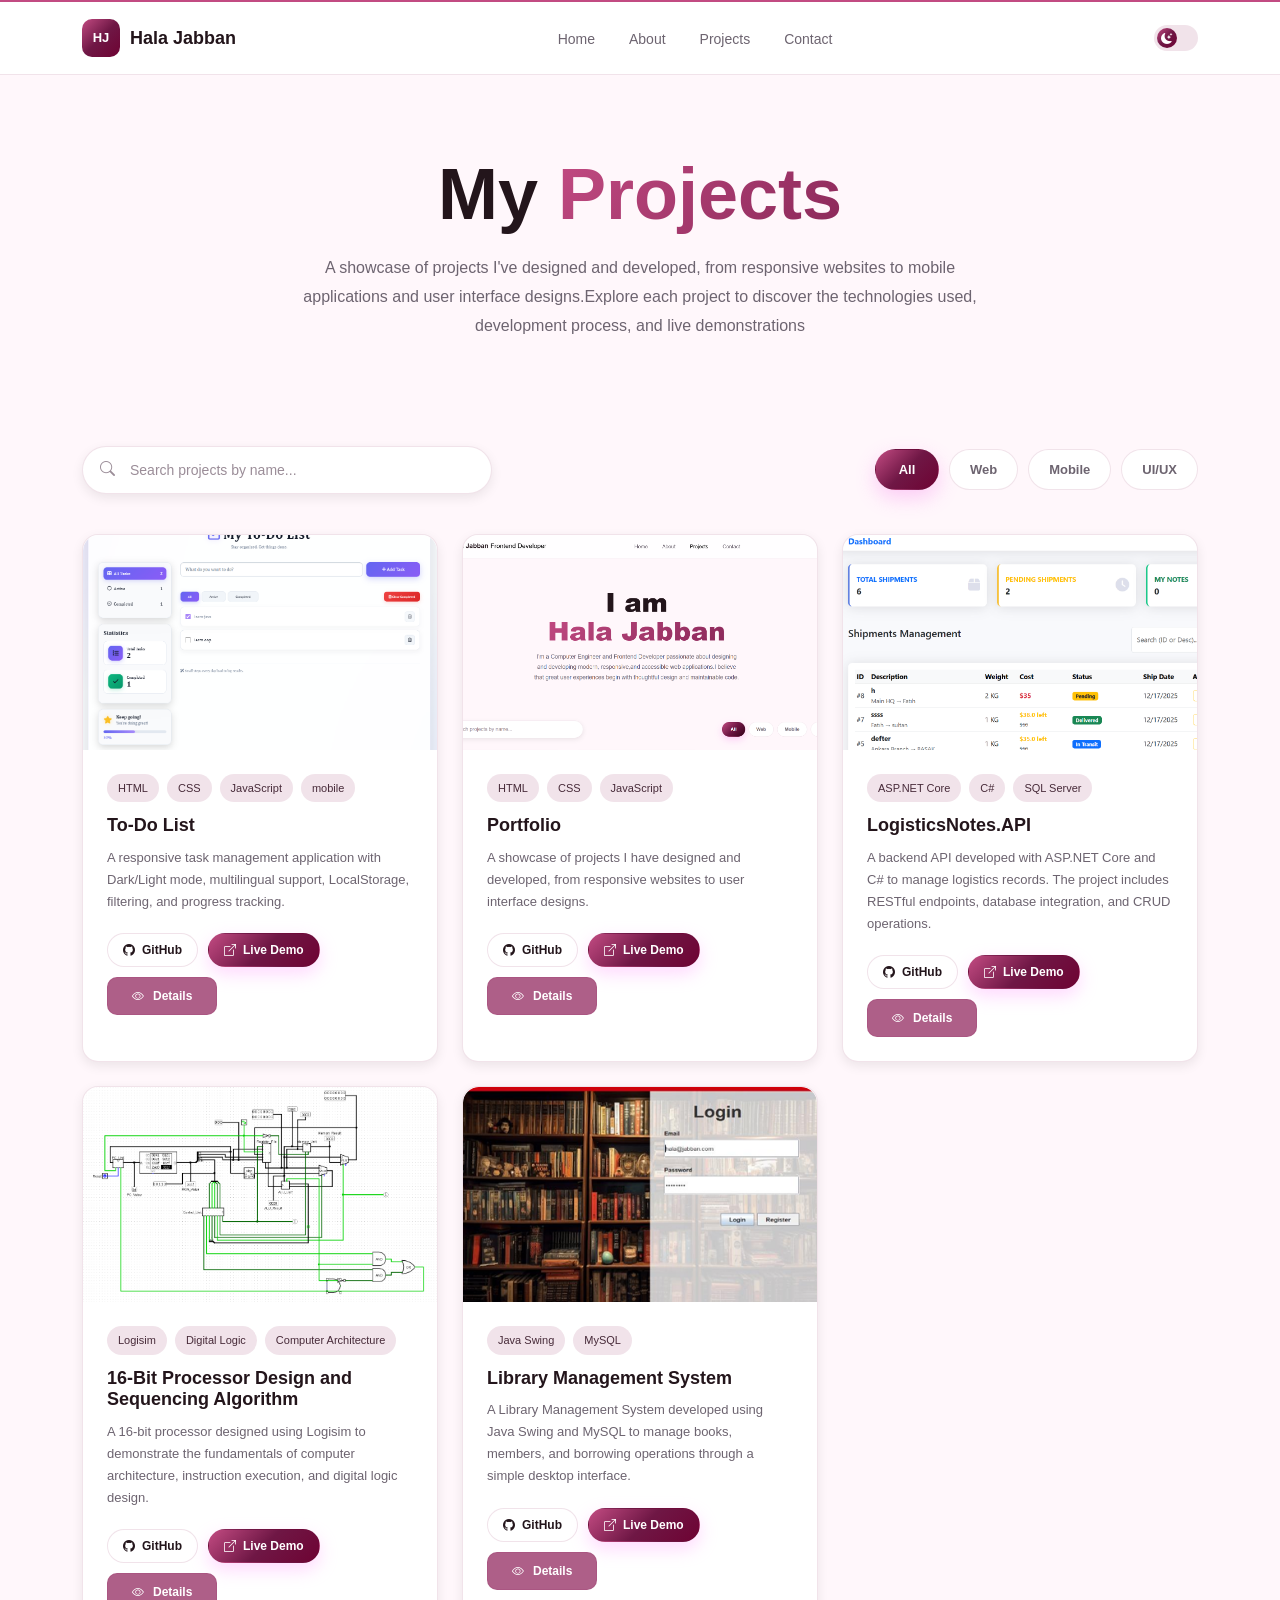
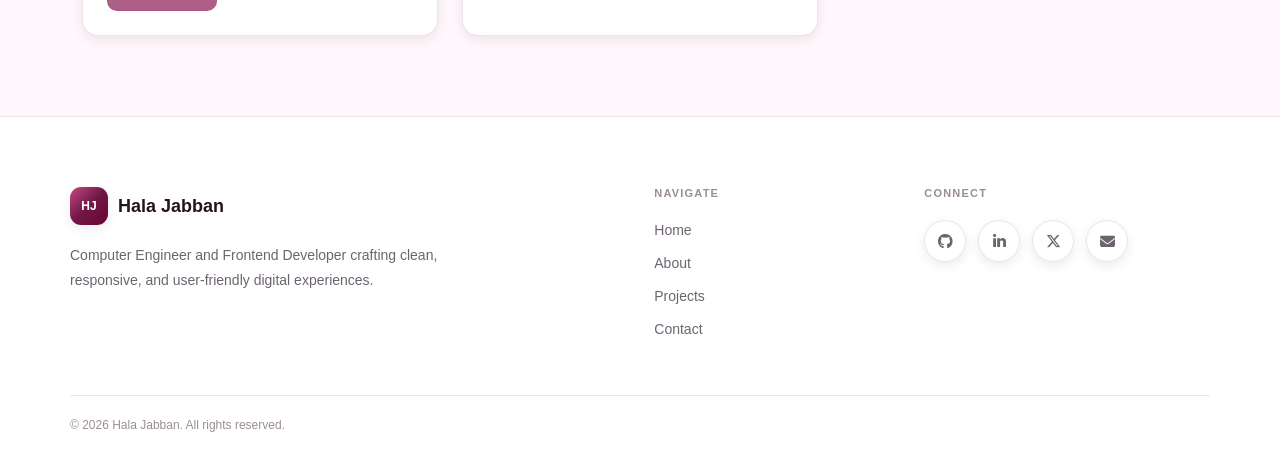
<file: projects.html>
<!doctype html>
<html lang="en">
  <head>
    <meta charset="UTF-8" />

    <script src="assets/js/main.js" defer></script>

    <meta name="viewport" content="width=device-width, initial-scale=1.0" />

    <meta name="description" content="Personal Portfolio - Projects" />

    <title>Projects | Hala Jabban</title>

    <!-- Bootstrap -->
    <link
      href="https://cdn.jsdelivr.net/npm/bootstrap@5.3.3/dist/css/bootstrap.min.css"
      rel="stylesheet"
    />

    <!-- Bootstrap Icons -->
    <link
      rel="stylesheet"
      href="https://cdn.jsdelivr.net/npm/bootstrap-icons@1.11.3/font/bootstrap-icons.min.css"
    />

    <!-- Font Awesome (used for footer social icons) -->
    <link
      rel="stylesheet"
      href="https://cdnjs.cloudflare.com/ajax/libs/font-awesome/6.7.2/css/all.min.css"
    />

    <!-- CSS -->
    <link rel="stylesheet" href="assets/css/light-theme.css" />
    <link rel="stylesheet" href="assets/css/dark-theme.css" />
    <link rel="stylesheet" href="assets/css/base.css" />
  </head>

  <body>
    <!-- ================= Navbar ================= -->

    <header>
    <nav class="navbar navbar-expand-lg portfolio-navbar">
  <div class="container">
    <a class="navbar-brand" href="index.html">
      <span class="logo-box">HJ</span>
      <span class="logo-name">Hala Jabban</span>
    </a>

    <button
      class="navbar-toggler"
      type="button"
      data-bs-toggle="collapse"
      data-bs-target="#mainNavbar"
      aria-controls="mainNavbar"
      aria-expanded="false"
      aria-label="Toggle navigation"
    >
      <span class="navbar-toggler-icon"></span>
    </button>

    <div class="collapse navbar-collapse" id="mainNavbar">
      <ul class="navbar-nav mx-auto">
        <li class="nav-item">
          <a class="nav-link" href="index.html">Home</a>
        </li>

        <li class="nav-item">
          <a class="nav-link" href="about.html">About</a>
        </li>

        <li class="nav-item">
          <a class="nav-link" href="projects.html">Projects</a>
        </li>

        <li class="nav-item">
          <a class="nav-link" href="contact.html">Contact</a>
        </li>
      </ul>

      <button
        class="theme-toggle"
        id="themeToggle"
        type="button"
        aria-label="Change theme"
      >
        <i class="bi bi-moon-stars-fill"></i>
      </button>
    </div>
  </div>
</nav>
    </header>

    <main>
      <section class="projects-hero" aria-labelledby="projects-title">
        <div class="container">
          <h1 class="projects-title" id="projects-title">
            My <span>Projects</span>
          </h1>
          <p class="projects-description">
           A showcase of projects I've designed and developed, from responsive websites to mobile applications and 
           user interface designs.Explore each project to discover the technologies used, development process, 
           and live demonstrations
          </p>
        </div>
      </section>

<section class="projects-section">
  <div class="container">

    <div class="projects-toolbar">

      <div class="search-box">
        <i class="bi bi-search"></i>

        <input
          type="text"
          id="projectSearch"
          placeholder="Search projects by name..."
        />
      </div>

      <div class="filter-buttons">
        <button class="filter-btn active" data-filter="all">All</button>
        <button class="filter-btn" data-filter="web">Web</button>
        <button class="filter-btn" data-filter="mobile">Mobile</button>
        <button class="filter-btn" data-filter="uiux">UI/UX</button>
      </div>

    </div>

    <div class="row g-4" id="projectsContainer"></div>

    <p class="no-projects-message" id="noProjectsMessage">
      No projects found.
    </p>

  </div>
</section>
    </main>


   <footer class="portfolio-footer">
  <div class="container">
    <div class="footer-main">

      <!-- Brand -->
      <div class="footer-brand">
        <a href="index.html" class="footer-logo">
          <span class="footer-logo-box">HJ</span>
          <span class="footer-logo-name">Hala Jabban</span>
        </a>

        <p>
          Computer Engineer and Frontend Developer crafting clean,
          responsive, and user-friendly digital experiences.
        </p>
      </div>

      <!-- Navigation -->
      <div class="footer-column">
        <h4>Navigate</h4>

        <nav class="footer-links" aria-label="Footer navigation">
          <a href="index.html">Home</a>
          <a href="about.html">About</a>
          <a href="projects.html">Projects</a>
          <a href="contact.html">Contact</a>
        </nav>
      </div>

      <!-- Social Media -->
      <div class="footer-column">
        <h4>Connect</h4>

        <div class="footer-socials">
          <a
            href="https://github.com/halajabbanER"
            target="_blank"
            rel="noopener noreferrer"
            aria-label="GitHub"
          >
            <i class="fa-brands fa-github"></i>
          </a>

                <a

  href="https://www.linkedin.com/in/hala-jabban-b88001286"
  target="_blank"
  rel="noopener noreferrer"
  aria-label="LinkedIn"
>
  <i class="fa-brands fa-linkedin-in"></i>
</a>

          <a
            href="#"
            target="_blank"
            rel="noopener noreferrer"
            aria-label="X"
          >
            <i class="fa-brands fa-x-twitter"></i>
          </a>

          <a href="mailto:yourmail@example.com" aria-label="Email">
            <i class="fa-solid fa-envelope"></i>
          </a>
        </div>
      </div>

    </div>

    <div class="footer-bottom">
      <p>© 2026 Hala Jabban. All rights reserved.</p>

   
    </div>
  </div>
</footer>
 <script src="https://cdn.jsdelivr.net/npm/bootstrap@5.3.3/dist/js/bootstrap.bundle.min.js"></script>
    <script src="assets/js/projects.js"></script>
    <script src="assets/js/theme.js"></script>

  </body>
</html>
</file>
<file: assets/css/light-theme.css>
:root,
[data-theme="light"] {
  --bg: #fff7fb;
  --bg-alt: #ffffff;
  --surface: rgba(255, 255, 255, 0.8);
  --surface-solid: #ffffff;
  --border: rgba(139, 30, 87, 0.12);
  --text: #23151b;
  --text-muted: #6d6470;
  --text-faint: #9b8d98;
  --nav-bg: rgba(255, 255, 255, 0.92);
  --input-bg: #ffffff;
  --primary-light: rgba(139, 30, 87, 0.12);
  --primary-color: #210011;
  --blob-opacity: 0.55;
  --shadow-sm: 0 4px 12px rgba(0, 0, 0, 0.08);
  --shadow-md: 0 10px 28px rgba(0, 0, 0, 0.12);
  --shadow-lg: 0 20px 50px rgba(0, 0, 0, 0.16);
}
</file>
<file: assets/css/dark-theme.css>
[data-theme="dark"] {
  --bg: #12060d;
  --bg-alt: #1a0913;
  --surface: rgba(255, 255, 255, 0.05);
  --surface-solid: #22101b;
  --border: rgba(255, 255, 255, 0.08);
  --text: #ffffff;
  --text-muted: #d7cbd2;
  --text-faint: #93858f;
  --nav-bg: rgba(18, 6, 13, 0.92);
  --input-bg: #f5edf1;
  --primary-color: #f5c9de;
  --primary-light: rgba(251, 244, 247, 0.18);
  --blob-opacity: 0.35;
  --shadow-sm: 0 4px 12px rgba(0, 0, 0, 0.35);
  --shadow-md: 0 10px 28px rgba(0, 0, 0, 0.45);
  --shadow-lg: 0 20px 50px rgba(0, 0, 0, 0.55);
}
</file>
<file: assets/css/base.css>
:root {
  /* Gradient */
  --grad-a: #c24b82;
  --grad-b: #6f1745;
  --grad-c: #6e0333;

  --gradient: linear-gradient(
    135deg,
    var(--grad-a),
    var(--grad-b),
    var(--grad-c)
  );

  --gradient-soft: linear-gradient(
    135deg,
    rgba(194, 75, 130, 0.12),
    rgba(111, 23, 69, 0.12)
  );

  --primary-color: #210011d0;
  --radius: 16px;
  --radius-sm: 10px;
  --radius-lg: 24px;

  --container: 1180px;
  --navbar-height: 72px;

  --font-display: "Poppins", "Inter", sans-serif;
  --font-body: "Inter", sans-serif;

}
/* Reset */

* {
  margin: 0;
  padding: 0;
  box-sizing: border-box;
}

html {
  scroll-behavior: smooth;
}

body {
  min-height: 100vh;

  font-family: var(--font-body);

  background-color: var(--bg);
  color: var(--text);

  transition:
    background-color 0.3s ease,
    color 0.3s ease;
}

/* Navbar */

/* ==============================
   Navbar Fix
============================== */

.portfolio-navbar {
  min-height: 72px;
  padding: 0;

  display: flex;
  align-items: center;

  background-color: var(--nav-bg);
  border-top: 2px solid var(--grad-a);
  border-bottom: 1px solid var(--border);

  backdrop-filter: blur(14px);
}

.portfolio-navbar .container,
.portfolio-navbar .container-fluid {
  min-height: 72px;

  display: flex;
  align-items: center;
}

/* Logo */

.navbar-brand {
  display: inline-flex;
  align-items: center;
  gap: 10px;

  padding: 0;
  margin: 0;

  text-decoration: none;
}

.logo-box {
  width: 38px;
  height: 38px;

  display: inline-flex;
  justify-content: center;
  align-items: center;

  flex-shrink: 0;

  background: var(--gradient);
  color: #ffffff;

  border-radius: 10px;

  font-size: 13px;
  font-weight: 700;
}

.logo-name {
  color: var(--text);

  font-family: var(--font-display);
  font-size: 18px;
  font-weight: 700;
}

/* Navbar links */

.navbar-nav {
  align-items: center;
  gap: 26px;
}

.nav-link {
  position: relative;

  padding: 25px 4px 22px !important;

  color: var(--text-muted);

  font-size: 14px;
  font-weight: 500;

  transition: color 0.3s ease;
}

.nav-link:hover,
.nav-link.active {
  color: var(--text);
}

.nav-link.active::after {
  content: "";

  position: absolute;

  left: 4px;
  right: 4px;
  bottom: 14px;

  height: 2px;

  background: var(--gradient);
  border-radius: 20px;
}

/* Theme button */

.theme-toggle {
  width: 44px;
  height: 26px;

  display: flex;
  align-items: center;

  margin: 0;
  padding: 3px;

  background-color: var(--border);

  border: none;
  border-radius: 20px;

  cursor: pointer;
}

.theme-toggle i {
  width: 20px;
  height: 20px;

  display: flex;
  justify-content: center;
  align-items: center;

  background: var(--gradient);
  color: #ffffff;

  border-radius: 50%;

  font-size: 11px;

  transition: transform 0.3s ease;
}

[data-theme="dark"] .theme-toggle i {
  transform: translateX(18px);
}
/* Projects Hero */

.projects-hero {
  padding: 80px 0 60px;
  text-align: center;
}

.projects-hero .row {
  justify-content: center;
}

.projects-hero .container {
  max-width: 900px;
}

.breadcrumb {
  justify-content: center;
}

.section-badge {
  display: inline-flex;
  margin: 0 auto 20px;
}

/* My Projects */

.projects-title {
  font-family: var(--font-display);
  font-size: clamp(42px, 7vw, 72px);
  font-weight: 800;
  line-height: 1.1;

  margin-bottom: 20px;

  cursor: pointer;

  transition:
    transform 0.4s ease,
    letter-spacing 0.4s ease;
}

.projects-title span {
  background: var(--gradient);
  background-size: 300% 300%;
  background-clip: text;
  -webkit-background-clip: text;
  color: transparent;
  -webkit-text-fill-color: transparent;
}

.projects-title:hover {
  transform: scale(1.05);
  letter-spacing: 1px;
}

.projects-title:hover span {
  animation: gradientMove 2s linear infinite;
}

@keyframes gradientMove {
  0% {
    background-position: 0% 50%;
  }

  100% {
    background-position: 300% 50%;
  }
}
/* Description */

.projects-description {
  max-width: 700px;
  margin: 0 auto;
  color: var(--text-muted);
  font-size: 16px;
  line-height: 1.8;
}


/* Responsive */

@media (max-width: 991px) {
  .portfolio-navbar {
    padding: 12px 0;
  }

  .navbar-collapse {
    padding-top: 15px;
  }

  .navbar-nav {
    gap: 0;
  }

  .nav-link {
    padding: 12px 0 !important;
  }

  .nav-link.active::after {
    left: 0;
    right: auto;
    bottom: 4px;

    width: 35px;
  }

  .theme-toggle {
    margin: 15px 0;
  }

  .projects-hero {
    padding: 60px 0;
  }

  .hero-image {
    max-width: 520px;
  }
}

@media (max-width: 576px) {
  .projects-hero {
    padding: 45px 0;
  }

  .projects-title {
    font-size: 36px;
  }

  .projects-description {
    font-size: 14px;
  }

  .hero-image {
    max-width: 100%;
  }
}
/* ==============================
   Projects Section
============================== */

.projects-section {
  padding: 45px 0 80px;
  background-color: var(--bg);
}

/* Search And Filter */

.projects-toolbar {
  display: flex;
  justify-content: space-between;
  align-items: center;

  gap: 24px;
  margin-bottom: 40px;
}

.search-box {
  width: 100%;
  max-width: 410px;

  position: relative;
}

.search-box i {
  position: absolute;
  top: 50%;
  left: 18px;

  transform: translateY(-50%);

  color: var(--text-faint);
  font-size: 15px;
}

.search-box input {
  width: 100%;
  height: 48px;

  padding: 0 20px 0 47px;

  background-color: var(--surface-solid);
  color: var(--text);

  border: 1px solid var(--border);
  border-radius: 30px;

  font-size: 14px;

  outline: none;

  box-shadow: var(--shadow-sm);

  transition:
    border-color 0.3s ease,
    box-shadow 0.3s ease;
}

.search-box input::placeholder {
  color: var(--text-faint);
}

.search-box input:focus {
  border-color: var(--grad-b);
  box-shadow: 0 0 0 4px rgba(246, 92, 151, 0.51);
}

/* Filter Buttons */

.filter-buttons {
  display: flex;
  align-items: center;

  gap: 10px;
}

.filter-btn {
  min-width: 64px;

  padding: 10px 20px;

  background-color: var(--surface-solid);
  color: var(--text-muted);

  border: 1px solid var(--border);
  border-radius: 25px;

  font-size: 13px;
  font-weight: 600;

  cursor: pointer;

  transition:
    color 0.3s ease,
    background-color 0.3s ease,
    transform 0.3s ease;
}

.filter-btn:hover {
  color: var(--grad-b);
  transform: translateY(-2px);
}

.filter-btn.active {
  background: var(--gradient);
  color: #ffffff;
  border-color: transparent;

  box-shadow: 0 8px 20px rgba(246, 92, 233, 0.28);
}

/* Project Card */

.project-card {
  height: 100%;

  overflow: hidden;

  background-color: var(--surface-solid);

  border: 1px solid var(--border);
  border-radius: var(--radius);

  box-shadow: var(--shadow-sm);

  transition:
    transform 0.3s ease,
    box-shadow 0.3s ease;
}

.project-card:hover {
  transform: translateY(-8px);
  box-shadow: var(--shadow-md);
}

.project-card-image {
  height: 215px;

  position: relative;

  display: flex;
  justify-content: center;
  align-items: center;

  background: linear-gradient(145deg, #470026 0%, #34000ed5 55%, #b32c74 100%);

  color: rgba(255, 255, 255, 0.8);

  font-size: 45px;
}

.project-card-image img {
  width: 100%;
  height: 100%;
  object-fit: cover;
}

.project-image-fallback {
  position: absolute;
}

.project-card-content {
  padding: 24px;
}

.project-tags {
  display: flex;
  flex-wrap: wrap;

  gap: 8px;
  margin-bottom: 13px;
}

.project-tags span {
  padding: 6px 11px;

  background-color: var(--primary-light);
  color: var(--primary-color);

  border-radius: 20px;

  font-size: 11px;
  font-weight: 500;
}

.project-card h3 {
  margin-bottom: 10px;

  color: var(--text);

  font-family: var(--font-display);
  font-size: 18px;
  font-weight: 700;
}

.project-card p {
  min-height: 52px;

  margin-bottom: 20px;

  color: var(--text-muted);

  font-size: 13px;
  line-height: 1.7;
}

/* Card Buttons */

.project-buttons {
  display: flex;
  flex-wrap: wrap;

  gap: 10px;
}

.project-btn {
  display: inline-flex;
  align-items: center;
  justify-content: center;

  gap: 7px;

  padding: 10px 15px;

  border-radius: 25px;

  font-size: 12px;
  font-weight: 600;
  line-height: 1;

  text-decoration: none;

  transition:
    transform 0.3s ease,
    box-shadow 0.3s ease;
}

.project-btn i {
  display: inline-flex;
  align-items: center;
  line-height: 1;
}

.github-btn {
  background-color: var(--surface-solid);
  color: var(--text);

  border: 1px solid var(--border);
}

.demo-btn {
  background: var(--gradient);
  color: #ffffff;

  border: 1px solid transparent;

  box-shadow: 0 7px 17px rgba(255, 175, 252, 0.475);
}

.project-btn:hover {
  transform: translateY(-2px);
}

.github-btn:hover {
  color: var(--primary-color);
}

.demo-btn:hover {
  color: #ffffff;
  box-shadow: 0 10px 22px rgba(59, 57, 75, 0.35);
}

/* Empty Message */

.no-projects-message {
  display: none;

  margin-top: 35px;

  color: var(--text-muted);

  text-align: center;
  font-size: 16px;
}

/* Hidden Project */

.project-item.hide-project {
  display: none;
}

/* Project Details */

.project-details-section {
  min-height: calc(100vh - var(--navbar-height) - 76px);
  padding: 70px 0 90px;
}

.project-details-card {
  display: grid;
  grid-template-columns: minmax(260px, 0.8fr) minmax(0, 1.2fr);
  overflow: hidden;
  background-color: var(--surface-solid);
  border: 1px solid var(--border);
  border-radius: var(--radius-lg);
  box-shadow: var(--shadow-md);
}

.project-details-icon {
  min-height: 420px;
  display: grid;
  place-items: center;
  background: var(--gradient);
  color: rgba(253, 251, 251, 0.88);
  font-size: 76px;
}

.project-details-icon img {
  width: 100%;
  height: 100%;
  min-height: 420px;
  object-fit: cover;
}

.project-details-content {
  align-self: center;
  padding: clamp(32px, 6vw, 70px);
}

.project-details-content h1 {
  margin-bottom: 18px;
  color: var(--text);
  font-family: var(--font-display);
  font-size: clamp(32px, 5vw, 52px);
  font-weight: 700;
}

.project-details-content p {
  margin-bottom: 28px;
  color: var(--text-muted);
  font-size: 16px;
  line-height: 1.8;
}

.project-status {
  padding: 80px 20px;
  color: var(--text-muted);
  text-align: center;
}

/* Responsive */

@media (max-width: 768px) {
  .projects-toolbar {
    flex-direction: column;
    align-items: stretch;
  }

  .search-box {
    max-width: 100%;
  }

  .filter-buttons {
    justify-content: center;
    flex-wrap: wrap;
  }

  .project-card-image {
    overflow: hidden;
  }

  .project-card-image img {
    width: 100%;
    height: 100%;
    object-fit: cover;
    transition: transform 0.5s ease;
  }

  .project-card:hover img {
    transform: scale(1.08);
  }

  .project-details-card {
    grid-template-columns: 1fr;
  }

  .project-details-icon {
    min-height: 230px;
  }
}
.project-image {
  width: 100%;
  height: 220px;
  object-fit: cover;
  display: block;
}

.project-card-image {
  overflow: hidden;
  border-radius: 16px 16px 0 0;
}
.details-btn {
  background: transparent;
  border: 1px solid var(--border);
  color: var(--text);
}

.details-btn:hover {
  background: var(--gradient);
  color: white;
  border-color: transparent;
}
/*** details*/
.project-details-section {
  min-height: 100vh;
  padding: 100px 0 70px;
  background-color: var(--bg);
  color: var(--text);
   background: var(--bg);
  color: var(--text);
}

.back-projects-link {
  display: inline-flex;
  align-items: center;
  gap: 8px;
  margin-bottom: 25px;
  color:rgb(241, 59, 141);
  font-weight: 600;
  text-decoration: none;
}

.project-details-card {
  background-color: var(--surface-solid);
  border: 1px solid var(--border);
  box-shadow: var(--shadow-md);
  background: var(--surface-solid);
}
.details-image-wrapper {
  height: 450px;

  display: flex;
  justify-content: center;
  align-items: center;
background-color: var(--bg-alt);
  padding: 30px;
}

.details-image {
  width: auto;
  max-width: 100%;
  height: auto;
  max-height: 480px;
  object-fit: contain;
}

.details-content {
  padding: 40px;
}

.details-category {
  display: inline-block;
  margin-bottom: 15px;
  padding: 7px 16px;
  border-radius: 50px;
  background-color: rgb(255, 255, 255);
  color: var(--primary-color);
  font-weight: 600;
  text-transform: capitalize;
}

.details-content h1 {
  margin-bottom: 18px;
  font-size: clamp(2rem, 5vw, 3.5rem);
}

.details-description {
  max-width: 850px;
  color: var(--text-muted);
  font-size: 1.08rem;
  line-height: 1.8;
}

.details-block {
  margin-top: 35px;
}

.details-block h2 {
  margin-bottom: 15px;
  font-size: 1.4rem;
}

.details-tags {
  display: flex;
  flex-wrap: wrap;
  gap: 10px;
}

.details-tag {
  padding: 8px 15px;
  border: 1px solid var(--border);
  border-radius: 50px;
  font-size: 0.9rem;
}

.details-features {
  display: grid;
  grid-template-columns: repeat(2, 1fr);
  gap: 12px 25px;
  padding: 0;
  list-style: none;
}

.details-features li {
  display: flex;
  align-items: center;
  gap: 10px;
}

.details-features i {
  color: var(--primary-color);
}

.details-buttons {
  display: flex;
  flex-wrap: wrap;
  gap: 14px;
  margin-top: 35px;
}

.details-btn {
  display: inline-flex;
  align-items: center;
  gap: 9px;
  padding: 12px 24px;
  border-radius: 10px;
  text-decoration: none;
  font-weight: 600;
  background-color: #ffffff;
  color: #ffffff;
}

.demo-details-btn {
  background-color: var(--primary-color);
  color: #ffffff;
}

.project-error {
  padding: 80px 20px;
  text-align: center;
}

.project-error i {
  font-size: 3rem;
  color: var(--primary-color);
}
.details-btn {
  background-color: #ae5f88;
  color: #ffffff;
}

.details-btn:hover {
  background-color: #ddc9d3;
  color: #ffffff;
}

@media (max-width: 768px) {
  .details-content {
    padding: 25px;
  }

  .details-features {
    grid-template-columns: 1fr;
  }
}
.hero-buttons {
  display: flex;
  align-items: center;
  justify-content: center;
  flex-wrap: wrap;
  gap: 14px;
  margin-top: 28px;
}

.hero-btn {
  display: inline-flex;
  align-items: center;
  justify-content: center;
  gap: 8px;

  padding: 12px 22px;

  border-radius: 50px;

  font-size: 14px;
  font-weight: 600;
  text-decoration: none;

  transition:
    transform 0.3s ease,
    box-shadow 0.3s ease,
    background-color 0.3s ease;
}

.primary-btn {
  background: var(--gradient);
  color: #ffffff;

  border: 1px solid transparent;

  box-shadow: 0 10px 25px rgba(111, 23, 69, 0.25);
}

.primary-btn:hover {
  color: #ffffff;
  transform: translateY(-3px);
  box-shadow: 0 14px 30px rgba(111, 23, 69, 0.35);
}

.secondary-btn {
  background-color: var(--surface-solid);
  color: var(--text);

  border: 1px solid var(--border);
}

.secondary-btn:hover {
  color: var(--grad-b);
  transform: translateY(-3px);
  box-shadow: var(--shadow-sm);
}

@media (max-width: 576px) {
  .hero-buttons {
    flex-direction: column;
  }

  .hero-btn {
    width: 100%;
    max-width: 260px;
  }
}

/* ==============================
   ABOUT PAGE
============================== */

/* About Hero */

.about-header-section {
  padding: 80px 0 55px;
  background-color: var(--bg);
  text-align: center;
}

.about-header-section .container {
  max-width: 900px;
}

.about-breadcrumb {
  display: flex;
  justify-content: center;
  align-items: center;
  gap: 9px;

  margin-bottom: 22px;

  color: var(--text-muted);
  font-size: 14px;
}

.about-breadcrumb a {
  color: var(--text-muted);
  text-decoration: none;

  transition: color 0.3s ease;
}

.about-breadcrumb a:hover {
  color: var(--grad-a);
}

.about-breadcrumb i {
  font-size: 11px;
}

/* Badge */

.about-header-section .section-badge,
.about-content .section-badge {
  width: fit-content;

  display: inline-flex;
  align-items: center;
  justify-content: center;
  gap: 9px;

  margin: 0 auto 20px;
  padding: 8px 16px;

  background: var(--gradient-soft);
  color: var(--grad-b);

  border: 1px solid rgba(194, 75, 130, 0.22);
  border-radius: 50px;

  font-size: 12px;
  font-weight: 700;
  letter-spacing: 0.7px;
  text-transform: uppercase;
}

.badge-dot {
  width: 7px;
  height: 7px;

  flex-shrink: 0;

  background: var(--grad-a);
  border-radius: 50%;

  box-shadow: 0 0 0 5px rgba(194, 75, 130, 0.12);
}

/* About Title */

.about-page-title {
  margin-bottom: 18px;

  color: var(--text);

  font-family: var(--font-display);
  font-size: clamp(42px, 7vw, 72px);
  font-weight: 800;
  line-height: 1.1;

  cursor: pointer;

  transition:
    transform 0.4s ease,
    letter-spacing 0.4s ease;
}

.about-page-title span {
  background: var(--gradient);
  background-size: 300% 300%;

  background-clip: text;
  -webkit-background-clip: text;

  color: transparent;
  -webkit-text-fill-color: transparent;
}

.about-page-title:hover {
  transform: scale(1.04);
  letter-spacing: 1px;
}

.about-page-title:hover span {
  animation: gradientMove 2s linear infinite;
}

.about-page-description {
  max-width: 700px;

  margin: 0 auto;

  color: var(--text-muted);

  font-size: 16px;
  line-height: 1.8;
}

/* ==============================
   About Main Section
============================== */

.about-main-section {
  padding: 45px 0 90px;
  background-color: var(--bg);
}

.about-main-section .row {
  align-items: center;
}

/* ==============================
   Developer Card
============================== */

.developer-visual {
  position: relative;

  width: 100%;
  max-width: 500px;

  margin: 0 auto;
}

.developer-card {
  position: relative;
  z-index: 2;

  overflow: hidden;

  background-color: var(--surface-solid);

  border: 1px solid var(--border);
  border-radius: var(--radius-lg);

  box-shadow: var(--shadow-md);

  transition:
    transform 0.4s ease,
    box-shadow 0.4s ease;
}

.developer-card:hover {
  transform: translateY(-8px);
  box-shadow: 0 24px 50px rgba(52, 0, 23, 0.18);
}

/* Window Header */

.developer-card-header {
  display: flex;
  align-items: center;
  justify-content: space-between;

  padding: 16px 20px;

  background: var(--gradient);
}

.window-buttons {
  display: flex;
  gap: 7px;
}

.window-buttons span {
  width: 10px;
  height: 10px;

  background-color: rgba(255, 255, 255, 0.75);
  border-radius: 50%;
}

.developer-file-name {
  color: #ffffff;

  font-family: var(--font-body);
  font-size: 12px;
  font-weight: 600;
}

/* Developer Card Body */

.developer-card-body {
  position: relative;

  min-height: 475px;

  padding: 48px 34px;

  background:
    radial-gradient(
      circle at 80% 15%,
      rgba(255, 255, 255, 0.12),
      transparent 34%
    ),
    var(--gradient);
}

/* Main Code Icon */

.code-icon-box {
  width: 92px;
  height: 92px;

  display: grid;
  place-items: center;

  margin: 0 auto 42px;

  background-color: rgba(255, 255, 255, 0.14);

  border: 1px solid rgba(255, 255, 255, 0.25);
  border-radius: 24px;

  box-shadow: 0 18px 40px rgba(33, 0, 17, 0.24);

  backdrop-filter: blur(12px);

  animation: codeFloat 4s ease-in-out infinite;
}

.code-icon-box i {
  color: #ffffff;
  font-size: 44px;
}

@keyframes codeFloat {
  0%,
  100% {
    transform: translateY(0);
  }

  50% {
    transform: translateY(-9px);
  }
}

/* Code Box */

.code-lines {
  position: relative;
  z-index: 3;

  padding: 25px;

  background-color: rgba(33, 0, 17, 0.52);

  border: 1px solid rgba(255, 255, 255, 0.2);
  border-radius: 18px;

  box-shadow: 0 20px 42px rgba(33, 0, 17, 0.28);

  backdrop-filter: blur(12px);
}

.code-lines p {
  margin-bottom: 8px;

  color: #ffffff;

  font-family: Consolas, Monaco, monospace;
  font-size: 13px;
  line-height: 1.7;
}

.code-lines p:last-child {
  margin-bottom: 0;
}

.code-indent {
  padding-left: 22px;
}

/* Code Colors From Project Palette */

.code-purple {
  color: #f3a9cb;
}

.code-blue {
  color: #ffc6df;
}

.code-green {
  color: #ffd7e8;
}

.code-yellow {
  color: #f8b8d5;
}

.code-text {
  color: #ffffff;
}

/* Floating Technologies */

.floating-tech {
  position: absolute;
  z-index: 4;

  width: 48px;
  height: 48px;

  display: grid;
  place-items: center;

  background-color: rgba(255, 255, 255, 0.16);

  border: 1px solid rgba(255, 255, 255, 0.28);
  border-radius: 14px;

  box-shadow: 0 12px 28px rgba(33, 0, 17, 0.24);

  backdrop-filter: blur(10px);

  animation: techFloat 4s ease-in-out infinite;
}

.floating-tech i {
  color: #ffffff;
  font-size: 23px;
}

.floating-html {
  top: 102px;
  left: 26px;
}

.floating-css {
  top: 165px;
  right: 24px;

  animation-delay: 0.8s;
}

.floating-js {
  right: 25px;
  bottom: 27px;

  animation-delay: 1.5s;
}

@keyframes techFloat {
  0%,
  100% {
    transform: translateY(0) rotate(0);
  }

  50% {
    transform: translateY(-10px) rotate(4deg);
  }
}

/* Decorative Glows */

.visual-glow {
  position: absolute;

  border-radius: 50%;

  filter: blur(60px);
  opacity: 0.22;
}

.visual-glow-one {
  width: 180px;
  height: 180px;

  top: -25px;
  left: -35px;

  background-color: var(--grad-a);
}

.visual-glow-two {
  width: 190px;
  height: 190px;

  right: -30px;
  bottom: -25px;

  background-color: var(--grad-b);
}

/* ==============================
   About Text Content
============================== */

.about-content {
  max-width: 670px;
}

.about-content .section-badge {
  margin: 0 0 20px;
}

.about-content h2 {
  margin-bottom: 22px;

  color: var(--text);

  font-family: var(--font-display);
  font-size: clamp(32px, 4vw, 48px);
  font-weight: 800;
  line-height: 1.25;
}

.about-content h2 span {
  background: var(--gradient);

  background-clip: text;
  -webkit-background-clip: text;

  color: transparent;
  -webkit-text-fill-color: transparent;
}

.about-content p {
  margin-bottom: 18px;

  color: var(--text-muted);

  font-size: 16px;
  line-height: 1.85;
}

/* ==============================
   Statistics
============================== */

.about-statistics {
  display: grid;
  grid-template-columns: repeat(3, 1fr);

  gap: 14px;
  margin-top: 32px;
}

.stat-item {
  min-height: 120px;

  display: flex;
  flex-direction: column;
  justify-content: center;

  padding: 18px;

  background-color: var(--surface-solid);

  border: 1px solid var(--border);
  border-radius: var(--radius);

  box-shadow: var(--shadow-sm);

  transition:
    transform 0.3s ease,
    border-color 0.3s ease,
    box-shadow 0.3s ease;
}

.stat-item:hover {
  transform: translateY(-6px);

  border-color: rgba(194, 75, 130, 0.45);

  box-shadow: var(--shadow-md);
}

.stat-item strong {
  display: block;

  margin-bottom: 6px;

  background: var(--gradient);

  background-clip: text;
  -webkit-background-clip: text;

  color: transparent;
  -webkit-text-fill-color: transparent;

  font-family: var(--font-display);
  font-size: 30px;
  font-weight: 800;
}

.stat-item span {
  color: var(--text-muted);

  font-size: 13px;
  line-height: 1.5;
}

/* ==============================
   About Buttons
============================== */

.about-actions {
  display: flex;
  align-items: center;
  flex-wrap: wrap;

  gap: 14px;
  margin-top: 32px;
}

.primary-about-btn,
.secondary-about-btn {
  min-height: 48px;

  display: inline-flex;
  justify-content: center;
  align-items: center;

  gap: 8px;
  padding: 0 22px;

  border-radius: 50px;

  font-size: 14px;
  font-weight: 600;
  text-decoration: none;

  transition:
    transform 0.3s ease,
    box-shadow 0.3s ease,
    color 0.3s ease,
    border-color 0.3s ease;
}

.primary-about-btn {

  background-color: var(--surface-solid);
  color: var(--text);

  border: 1px solid var(--border);
  
}

.primary-about-btn:hover {
  color: #681c3c;

  transform: translateY(-3px);

  box-shadow: 0 14px 30px rgba(111, 23, 69, 0.38);
}

.secondary-about-btn {
  background-color: var(--surface-solid);
  color: var(--text);

  border: 1px solid var(--border);
}

.secondary-about-btn:hover {
  color: #681c3c;

  transform: translateY(-3px);

  box-shadow: 0 14px 30px rgba(111, 23, 69, 0.38);
}

/* ==============================
   Responsive About Page
============================== */

@media (max-width: 991px) {
  .about-header-section {
    padding: 60px 0 45px;
  }

  .about-main-section {
    padding: 35px 0 75px;
  }

  .developer-visual {
    max-width: 580px;
  }

  .about-content {
    max-width: 100%;

    margin-top: 15px;
  }
}

@media (max-width: 767px) {
  .about-header-section {
    padding: 50px 0 35px;
  }

  .about-page-title {
    font-size: 42px;
  }

  .about-page-description {
    font-size: 14px;
  }

  .developer-card-body {
    min-height: 440px;

    padding: 42px 22px;
  }

  .code-icon-box {
    width: 80px;
    height: 80px;

    margin-bottom: 36px;
  }

  .code-icon-box i {
    font-size: 38px;
  }

  .code-lines {
    padding: 21px 17px;
  }

  .code-lines p {
    font-size: 12px;
  }

  .about-content h2 {
    font-size: 34px;
  }

  .about-content p {
    font-size: 15px;
  }

  .about-statistics {
    grid-template-columns: 1fr;
  }

  .stat-item {
    min-height: auto;

    text-align: center;
  }
}

@media (max-width: 576px) {
  .about-page-title {
    font-size: 36px;
  }

  .about-main-section {
    padding-bottom: 60px;
  }

  .developer-card {
    border-radius: 20px;
  }

  .developer-card-body {
    min-height: 410px;
  }

  .floating-tech {
    width: 42px;
    height: 42px;
  }

  .floating-tech i {
    font-size: 19px;
  }

  .floating-html {
    left: 13px;
  }

  .floating-css {
    right: 13px;
  }

  .floating-js {
    right: 13px;
  }

  .about-actions {
    flex-direction: column;
    align-items: stretch;
  }

  .primary-about-btn,
  .secondary-about-btn {
    width: 100%;
  }
}
/* about skills*/
.skills-section {
  padding: 90px 20px;
  background: var(--bg);
}

.skills-container {
  width: 100%;
  max-width: 1180px;
  margin: 0 auto;
}

/* Section heading */

.skills-heading {
  max-width: 750px;
  margin: 0 auto 60px;
  text-align: center;
}

.section-badge {
  display: inline-flex;
  align-items: center;
  justify-content: center;
  gap: 8px;

  margin-bottom: 16px;
  padding: 8px 14px;

  color: #e9cbd6;
  background: rgba(242, 66, 148, 0.894);
  border: 1px solid rgba(131, 103, 255, 0.16);
  border-radius: 50px;

  font-size: 11px;
  font-weight: 700;
  letter-spacing: 1px;
}

.badge-dot {
  width: 6px;
  height: 6px;
  background-color: #5e0142;
  border-radius: 50%;
}

.skills-heading h2 {
  margin: 0 0 14px;

  color: var(--heading-color, #b564a2);
  font-size: clamp(32px, 4vw, 43px);
  font-weight: 700;
  line-height: 1.2;
}

.skills-heading p {
  margin: 0;

  color: var(--text-muted, #dfdfe4);
  font-size: 15px;
  line-height: 1.7;
}

/* Skills layout */

.skills-grid {
  display: grid;
  grid-template-columns: repeat(2, 1fr);
  gap: 52px;
}

.skills-column {
  display: flex;
  flex-direction: column;
  gap: 33px;
}

/* Individual skill */

.skill-item {
  width: 100%;
}

.skill-info {
  display: flex;
  align-items: center;
  justify-content: space-between;

  margin-bottom: 12px;
}

.skill-name {
  color: var(--heading-color, #7d056d);
  font-size: 14px;
  font-weight: 700;
}

.skill-percentage {
  color: #da69de;
  font-size: 14px;
  font-weight: 600;
}

/* Progress bar */

.skill-progress {
  width: 100%;
  height: 8px;

  overflow: hidden;
  background-color: #ececef;
  border-radius: 50px;
}

.skill-progress-bar {
  position: relative;
  height: 100%;

  background: linear-gradient(
    90deg,
    #cb559c 0%,
    #73092e 55%,
    #90187c 100%
  );

  border-radius: inherit;
  animation: fillProgress 1.4s ease forwards;
}

@keyframes fillProgress {
  from {
    width: 0;
  }
}


/* Responsive */

@media (max-width: 768px) {
  .skills-section {
    padding: 70px 20px;
  }

  .skills-heading {
    margin-bottom: 45px;
  }

  .skills-grid {
    grid-template-columns: 1fr;
    gap: 33px;
  }

  .skills-column {
    gap: 28px;
  }
}

@media (max-width: 480px) {
  .skills-section {
    padding: 60px 16px;
  }

  .skills-heading h2 {
    font-size: 30px;
  }

  .skills-heading p {
    font-size: 14px;
  }

  .skill-name,
  .skill-percentage {
    font-size: 13px;
  }

  .skill-progress {
    height: 7px;
  }
}
.timeline-section {
  padding: 100px 0;
  background: var(--bg);
}

.timeline {
  position: relative;
  max-width: 900px;
  margin: 70px auto 0;
}

.timeline::before {
  content: "";
  position: absolute;
  left: 18px;
  top: 0;
  bottom: 0;
  width: 2px;
  background: linear-gradient(
    to bottom,
    var(--grad-a),
    var(--grad-b),
    var(--grad-c)
  );
}

.timeline-item {
  position: relative;
  padding-left: 70px;
  margin-bottom: 55px;
}

.timeline-dot {
  position: absolute;
  left: 8px;
  top: 12px;

  width: 20px;
  height: 20px;

  background: var(--gradient);
  border: 4px solid var(--bg);
  border-radius: 50%;

  box-shadow: 0 0 18px rgba(194,75,130,.35);
}

.timeline-year {
  display: inline-block;

  margin-bottom: 14px;
  padding: 6px 16px;

  background: var(--gradient-soft);
  color: var(--grad-b);

  border: 1px solid rgba(194,75,130,.25);
  border-radius: 30px;

  font-size: 13px;
  font-weight: 700;
}

.timeline-card {
  padding: 24px;

  background: var(--surface-solid);

  border: 1px solid var(--border);
  border-radius: var(--radius);

  box-shadow: var(--shadow-sm);

  transition: .35s;
}

.timeline-card:hover {
  transform: translateY(-6px);
  box-shadow: var(--shadow-md);
}

.timeline-card h3 {
  color: var(--text);
  font-size: 22px;
  margin-bottom: 10px;
}

.timeline-card h4 {
  color: var(--grad-a);
  font-size: 15px;
  margin-bottom: 15px;
}

.timeline-card p {
  color: var(--text-muted);
  line-height: 1.8;
}
/* ==========================
   Technologies Section
========================== */

.technologies-section {
  padding: 90px 20px;
  background-color: var(--bg);
}

.technologies-section .container {
  width: 100%;
  max-width: 1180px;
  margin: 0 auto;
}

.technologies-grid {
  display: grid !important;
  grid-template-columns: repeat(5, minmax(120px, 1fr));
  gap: 20px;
  margin-top: 50px;
}

.technology-card {
  min-height: 145px;

  display: flex !important;
  flex-direction: column;
  align-items: center;
  justify-content: center;

  padding: 22px 15px;

  background-color: var(--surface-solid);
  border: 1px solid var(--border);
  border-radius: var(--radius);

  box-shadow: var(--shadow-sm);

  text-align: center;

  transition:
    transform 0.35s ease,
    box-shadow 0.35s ease,
    border-color 0.35s ease;
}

.technology-card:hover {
  transform: translateY(-7px);
  border-color: var(--grad-a);
  box-shadow: var(--shadow-md);
}

.technology-card i {
  display: block;

  margin-bottom: 15px;

  color: var(--grad-a);
  font-size: 38px;

  transition: transform 0.35s ease;
}

.technology-card:hover i {
  transform: scale(1.12);
}

.technology-card h4 {
  margin: 0;

  color: var(--text);
  font-family: var(--font-display);
  font-size: 14px;
  font-weight: 600;
}

/* Tablet */

@media (max-width: 991px) {
  .technologies-grid {
    grid-template-columns: repeat(3, 1fr);
  }
}

/* Mobile */

@media (max-width: 600px) {
  .technologies-section {
    padding: 65px 16px;
  }

  .technologies-grid {
    grid-template-columns: repeat(2, 1fr);
    gap: 14px;
    margin-top: 40px;
  }

  .technology-card {
    min-height: 120px;
    padding: 18px 10px;
  }

  .technology-card i {
    font-size: 32px;
  }

  .technology-card h4 {
    font-size: 13px;
  }
}
/* ==============================
   Portfolio Footer
============================== */

.portfolio-footer {
  padding: 70px 0 20px;

  background-color: var(--bg-alt);
  color: var(--text-muted);

  border-top: 1px solid var(--border);
}

.portfolio-footer .container {
  width: 100%;
  max-width: var(--container);
  margin: 0 auto;
  padding: 0 20px;
}

/* Main layout */

.footer-main {
  display: grid;
  grid-template-columns: minmax(280px, 1.8fr) 0.7fr 1fr;

  gap: 70px;
  padding-bottom: 55px;
}

/* Brand */

.footer-brand {
  max-width: 400px;
}

.footer-logo {
  display: inline-flex;
  align-items: center;

  gap: 10px;
  margin-bottom: 18px;

  color: var(--text);
  text-decoration: none;
}

.footer-logo-box {
  width: 38px;
  height: 38px;

  display: inline-flex;
  align-items: center;
  justify-content: center;

  background: var(--gradient);
  color: #ffffff;

  border-radius: 11px;

  font-size: 12px;
  font-weight: 800;

  box-shadow: var(--shadow-sm);
}

.footer-logo-name {
  color: var(--text);

  font-family: var(--font-display);
  font-size: 18px;
  font-weight: 700;
}

.footer-brand p {
  max-width: 370px;
  margin: 0;

  color: var(--text-muted);

  font-size: 14px;
  line-height: 1.8;
}

/* Footer columns */

.footer-column h4 {
  margin-bottom: 20px;

  color: var(--text-faint);

  font-size: 11px;
  font-weight: 800;

  letter-spacing: 1.2px;
  text-transform: uppercase;
}

/* Links */

.footer-links {
  display: flex;
  flex-direction: column;

  gap: 12px;
}

.footer-links a {
  width: fit-content;

  color: var(--text-muted);

  font-size: 14px;
  text-decoration: none;

  transition:
    color 0.3s ease,
    transform 0.3s ease;
}

.footer-links a:hover {
  color: var(--grad-a);
  transform: translateX(5px);
}

/* Social icons */

.footer-socials {
  display: flex;
  align-items: center;
  flex-wrap: wrap;

  gap: 12px;
}

.footer-socials a {
  width: 42px;
  height: 42px;

  display: inline-flex;
  align-items: center;
  justify-content: center;

  background-color: var(--surface-solid);
  color: var(--text-muted);

  border: 1px solid var(--border);
  border-radius: 50%;

  font-size: 15px;
  text-decoration: none;

  box-shadow: var(--shadow-sm);

  transition:
    color 0.3s ease,
    background-color 0.3s ease,
    border-color 0.3s ease,
    transform 0.3s ease,
    box-shadow 0.3s ease;
}

.footer-socials a:hover {
  background: var(--gradient);
  color: #ffffff;

  border-color: transparent;

  transform: translateY(-5px);

  box-shadow: var(--shadow-md);
}

/* Bottom footer */

.footer-bottom {
  display: flex;
  align-items: center;
  justify-content: space-between;

  gap: 20px;
  padding-top: 20px;

  border-top: 1px solid var(--border);
}

.footer-bottom p {
  margin: 0;

  color: var(--text-faint);

  font-size: 12px;
}

.footer-bottom span {
  color: var(--grad-a);
  font-weight: 600;
}

/* Responsive */

@media (max-width: 991px) {
  .footer-main {
    grid-template-columns: 1.5fr 1fr;
    gap: 45px;
  }

  .footer-brand {
    grid-column: 1 / -1;
    max-width: 100%;
  }
}

@media (max-width: 600px) {
  .portfolio-footer {
    padding-top: 55px;
  }

  .footer-main {
    grid-template-columns: 1fr;
    gap: 38px;

    padding-bottom: 40px;
  }

  .footer-brand {
    grid-column: auto;
  }

  .footer-bottom {
    flex-direction: column;
    align-items: flex-start;

    gap: 10px;
  }
}
/* ==============================
   Contact Section
============================== */

.contact-section {
  padding: 90px 20px;
  background: var(--bg);
  color: var(--text);
}

.contact-section .container {
  width: 100%;
  max-width: var(--container);
  margin: 0 auto;
}

/* ==============================
   Contact Heading
============================== */

.contact-section .skills-heading h2 span {
  background: var(--gradient);
  background-clip: text;
  -webkit-background-clip: text;

  color: transparent;
  -webkit-text-fill-color: transparent;
}

/* ==============================
   Contact Cards
============================== */

.contact-cards {
  display: grid;
  grid-template-columns: repeat(3, 1fr);

  gap: 22px;
  margin-top: 50px;
}

.contact-card {
  min-height: 170px;

  display: flex;
  flex-direction: column;
  justify-content: center;

  padding: 28px;

  background: var(--surface-solid);
  border: 1px solid var(--border);
  border-radius: var(--radius);

  box-shadow: var(--shadow-sm);

  transition:
    transform 0.35s ease,
    box-shadow 0.35s ease,
    border-color 0.35s ease;
}

.contact-card:hover {
  transform: translateY(-7px);
  border-color: var(--grad-a);
  box-shadow: var(--shadow-md);
}

.contact-icon {
  width: 48px;
  height: 48px;

  display: flex;
  align-items: center;
  justify-content: center;

  margin-bottom: 18px;

  background: var(--gradient-soft);
  color: var(--grad-a);

  border: 1px solid var(--border);
  border-radius: 14px;

  font-size: 20px;
}

.contact-card h4 {
  margin-bottom: 8px;

  color: var(--text);

  font-family: var(--font-display);
  font-size: 16px;
  font-weight: 700;
}

.contact-card p,
.contact-card a {
  margin: 0;

  color: var(--text-muted);

  font-size: 14px;
  line-height: 1.7;
  text-decoration: none;
}

.contact-card a:hover {
  color: var(--grad-a);
}

/* ==============================
   Contact Layout
============================== */

.contact-wrapper {
  display: grid;
  grid-template-columns: minmax(0, 1.15fr) minmax(320px, 0.85fr);

  gap: 32px;
  margin-top: 45px;
}

/* ==============================
   Contact Form
============================== */

.contact-form {
  padding: 35px;

  background: var(--surface-solid);
  border: 1px solid var(--border);
  border-radius: var(--radius-lg);

  box-shadow: var(--shadow-sm);
}

.contact-form h3 {
  margin-bottom: 28px;

  color: var(--text);

  font-family: var(--font-display);
  font-size: 24px;
  font-weight: 700;
}

.contact-form form {
  width: 100%;
}

.form-row {
  display: grid;
  grid-template-columns: repeat(2, 1fr);

  gap: 18px;
}

.form-group {
  display: flex;
  flex-direction: column;

  gap: 9px;
  margin-bottom: 20px;
}

.form-group label {
  color: var(--text-muted);

  font-size: 13px;
  font-weight: 600;
}

.form-group input,
.form-group textarea {
  width: 100%;

  padding: 14px 16px;

  background: var(--surface);
  color: var(--text);

  border: 1px solid var(--border);
  border-radius: var(--radius-sm);

  font-family: var(--font-body);
  font-size: 14px;

  outline: none;

  transition:
    border-color 0.3s ease,
    box-shadow 0.3s ease,
    background-color 0.3s ease;
}

.form-group textarea {
  min-height: 150px;
  resize: vertical;
}

.form-group input::placeholder,
.form-group textarea::placeholder {
  color: var(--text-faint);
}

.form-group input:focus,
.form-group textarea:focus {
  border-color: var(--grad-a);

  box-shadow: 0 0 0 4px rgba(194, 75, 130, 0.14);
}

/* Send Button */

.contact-form .primary-btn {
  min-height: 48px;

  padding: 0 24px;

  border: none;
  border-radius: 50px;

  cursor: pointer;
}

/* ==============================
   Contact Map
============================== */

.contact-map {
  min-height: 100%;

  display: flex;
  align-items: center;
  justify-content: center;

  padding: 35px;

  background:
    radial-gradient(
      circle at center,
      rgba(194, 75, 130, 0.12),
      transparent 55%
    ),
    var(--surface-solid);

  border: 1px solid var(--border);
  border-radius: var(--radius-lg);

  box-shadow: var(--shadow-sm);
}

.map-content {
  max-width: 340px;

  text-align: center;
}

.map-content > i {
  width: 72px;
  height: 72px;

  display: inline-flex;
  align-items: center;
  justify-content: center;

  margin-bottom: 22px;

  background: var(--gradient);
  color: #ffffff;

  border-radius: 50%;

  font-size: 28px;

  box-shadow: var(--shadow-md);

  animation: mapFloat 3s ease-in-out infinite;
}

@keyframes mapFloat {
  0%,
  100% {
    transform: translateY(0);
  }

  50% {
    transform: translateY(-8px);
  }
}

.map-content h4 {
  margin-bottom: 10px;

  color: var(--text);

  font-family: var(--font-display);
  font-size: 20px;
  font-weight: 700;
}

.map-content p {
  margin-bottom: 24px;

  color: var(--text-muted);

  font-size: 14px;
  line-height: 1.7;
}

/* ==============================
   Social Links
============================== */

.social-links {
  display: flex;
  align-items: center;
  justify-content: center;

  gap: 12px;
}

.social-links a {
  width: 44px;
  height: 44px;

  display: inline-flex;
  align-items: center;
  justify-content: center;

  background: var(--surface-solid);
  color: var(--text-muted);

  border: 1px solid var(--border);
  border-radius: 50%;

  font-size: 16px;
  text-decoration: none;

  box-shadow: var(--shadow-sm);

  transition:
    transform 0.3s ease,
    color 0.3s ease,
    background 0.3s ease,
    border-color 0.3s ease;
}

.social-links a:hover {
  background: var(--gradient);
  color: #ffffff;

  border-color: transparent;

  transform: translateY(-5px);
}

/* ==============================
   Responsive
============================== */

@media (max-width: 991px) {
  .contact-cards {
    grid-template-columns: repeat(2, 1fr);
  }

  .contact-card:last-child {
    grid-column: 1 / -1;
  }

  .contact-wrapper {
    grid-template-columns: 1fr;
  }

  .contact-map {
    min-height: 360px;
  }
}

@media (max-width: 768px) {
  .contact-section {
    padding: 70px 18px;
  }

  .contact-cards {
    grid-template-columns: 1fr;
  }

  .contact-card:last-child {
    grid-column: auto;
  }

  .form-row {
    grid-template-columns: 1fr;
    gap: 0;
  }

  .contact-form {
    padding: 28px 22px;
  }
}

@media (max-width: 480px) {
  .contact-section {
    padding: 60px 15px;
  }

  .contact-card {
    min-height: 150px;
    padding: 22px;
  }

  .contact-form {
    padding: 24px 18px;
  }

  .contact-form h3 {
    font-size: 21px;
  }

  .contact-map {
    min-height: 320px;
    padding: 25px 18px;
  }

  .contact-form .primary-btn {
    width: 100%;
  }
}
</file>
